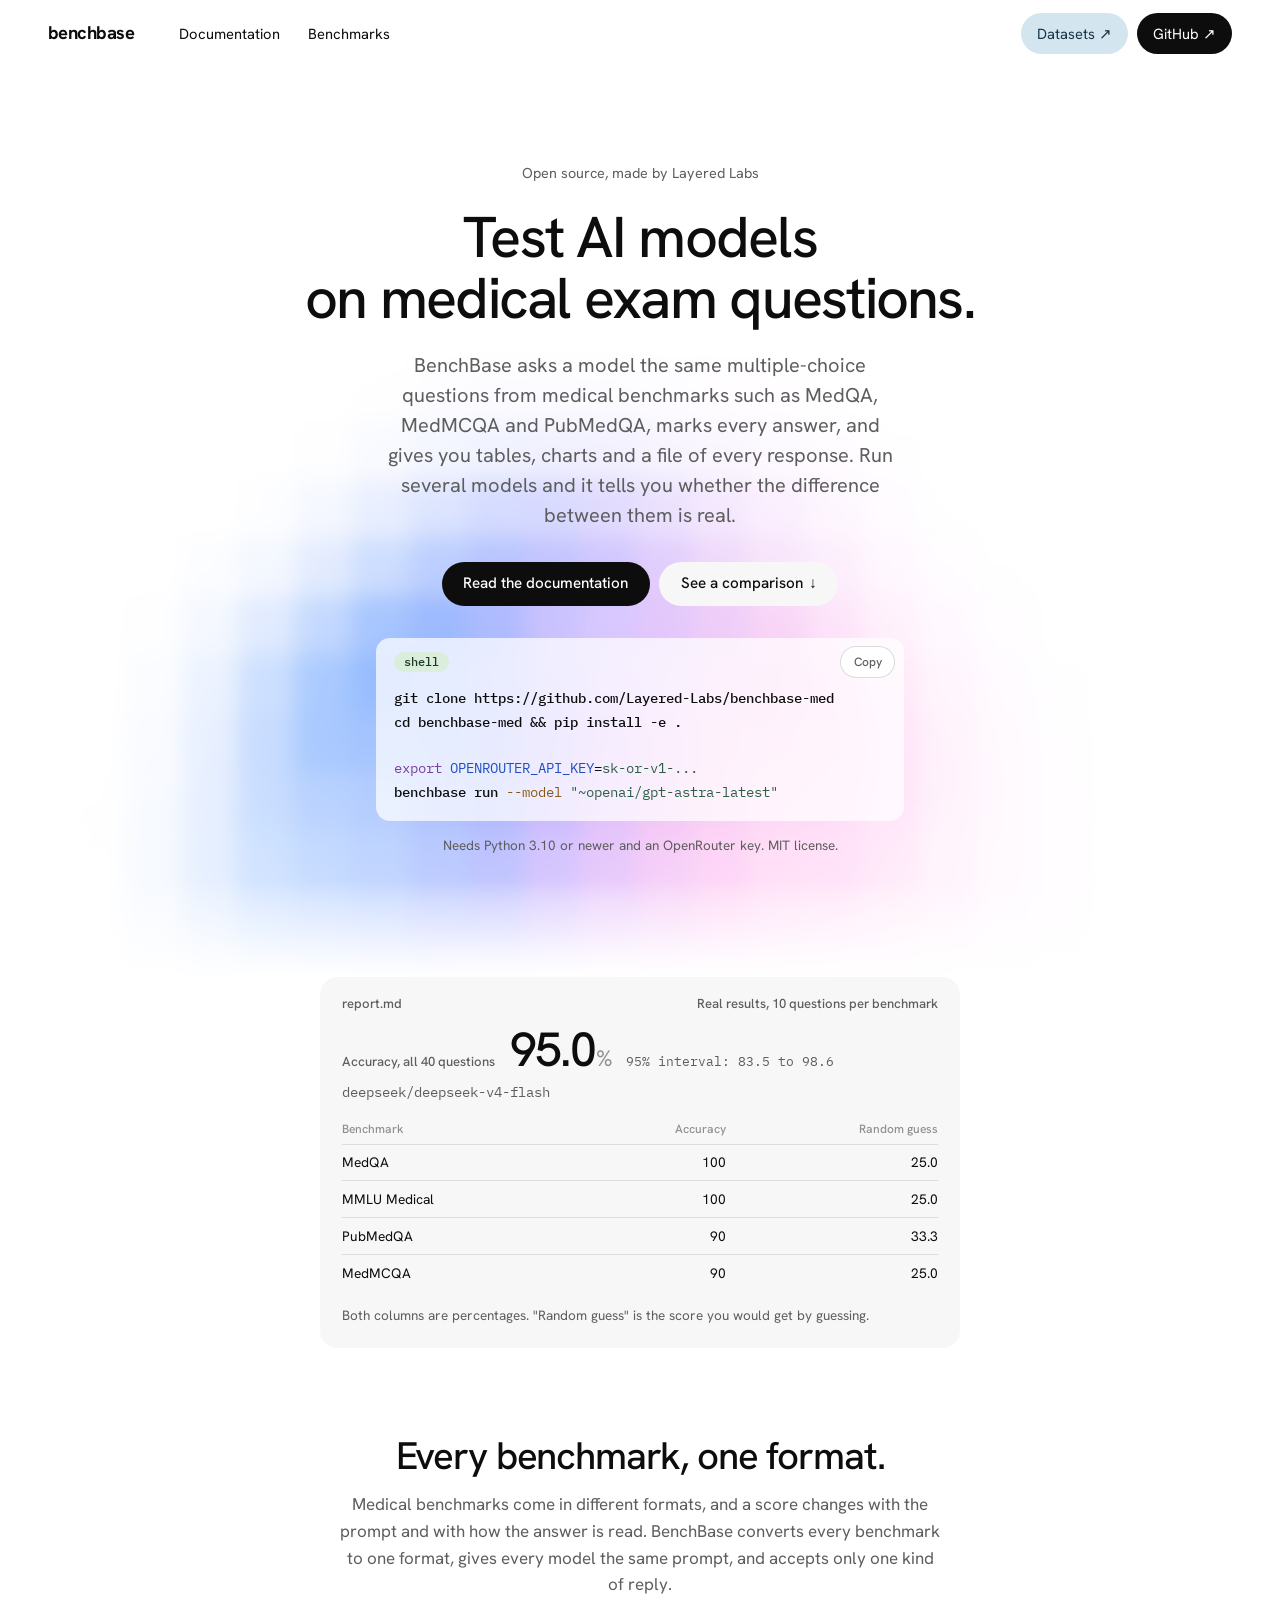
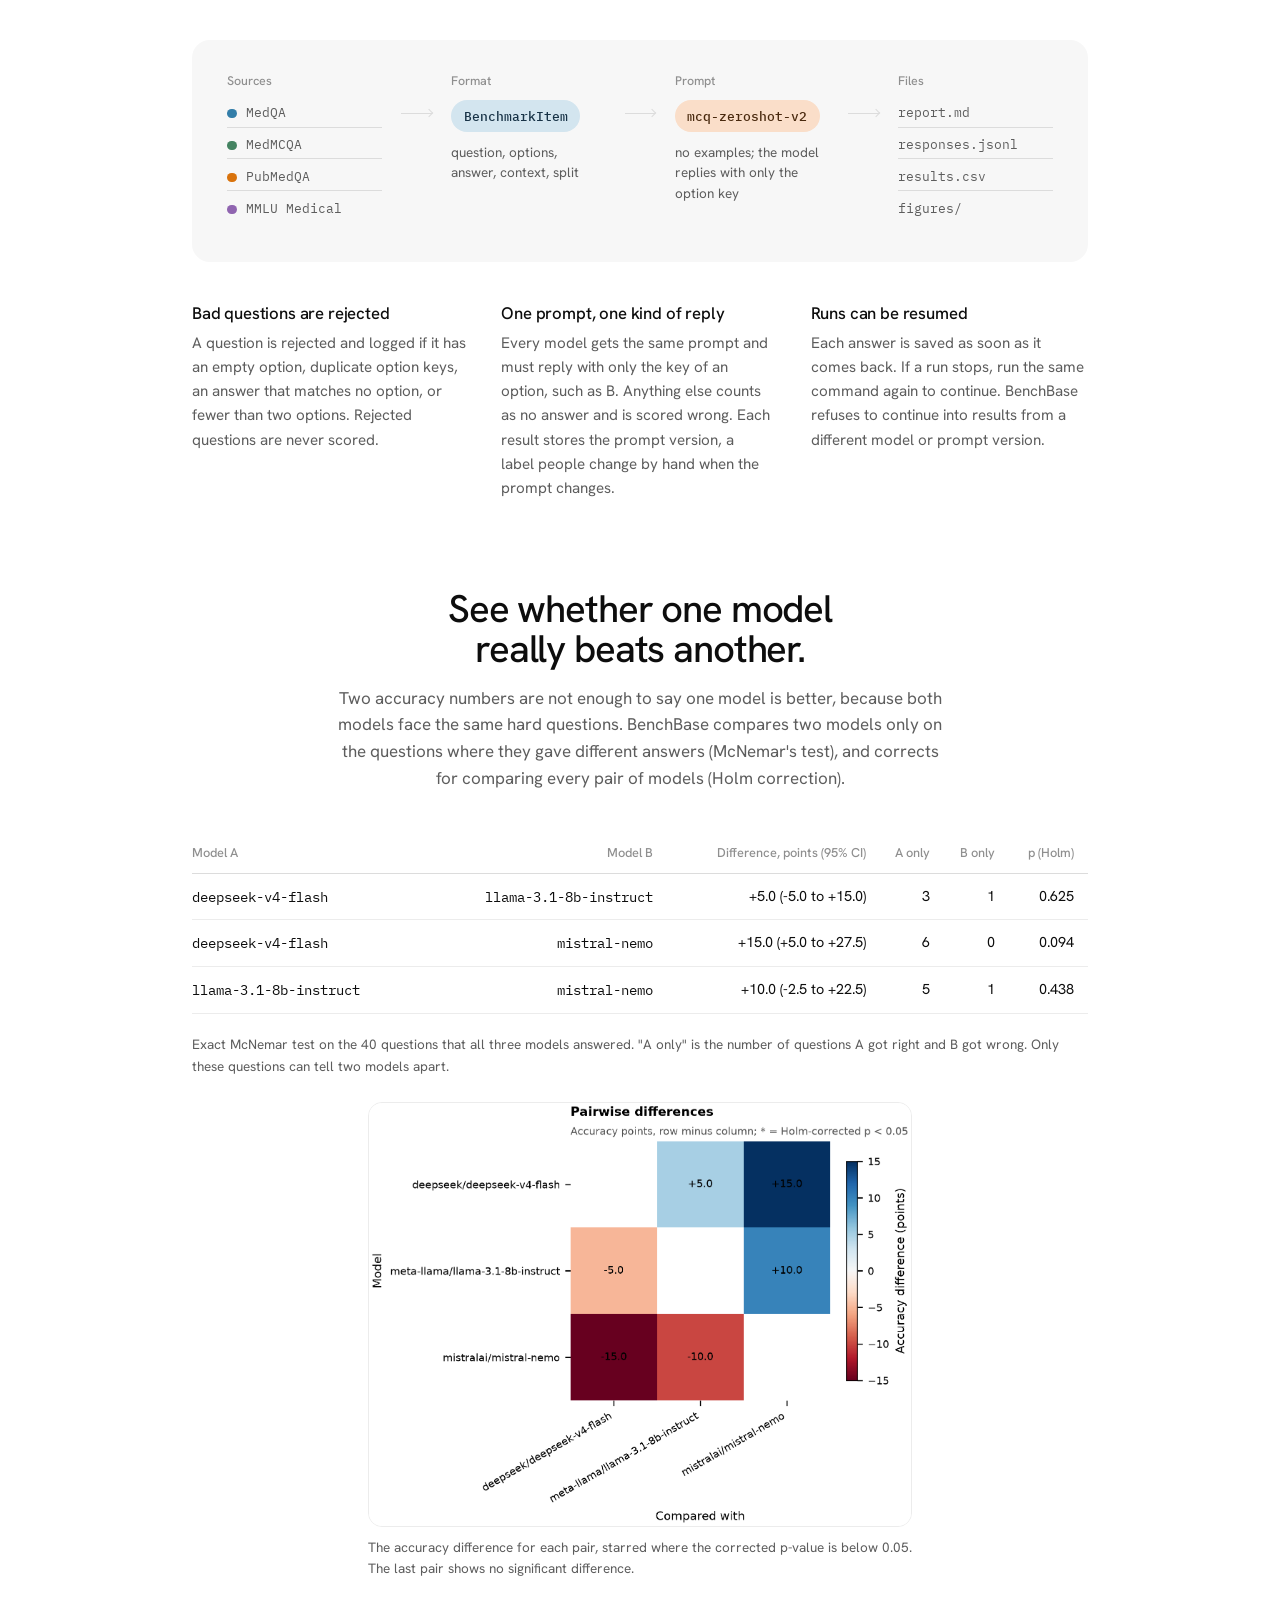
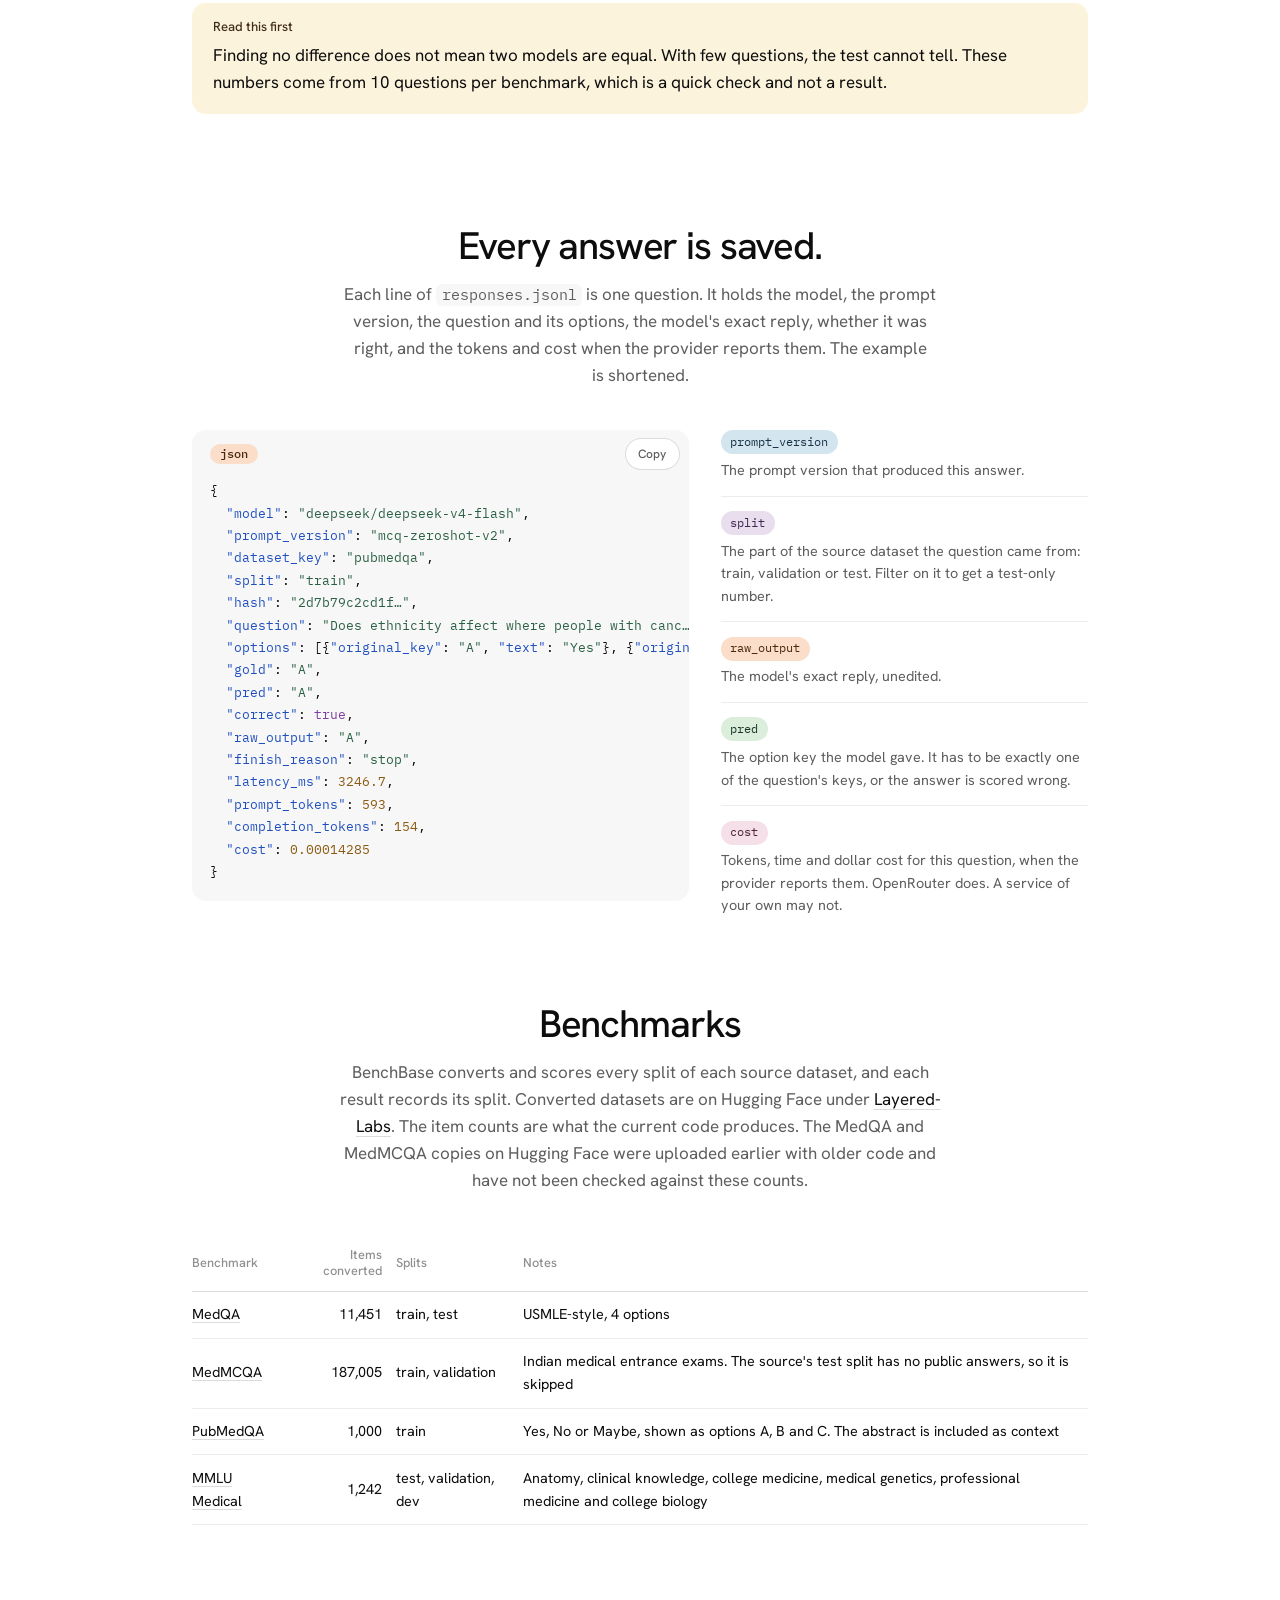
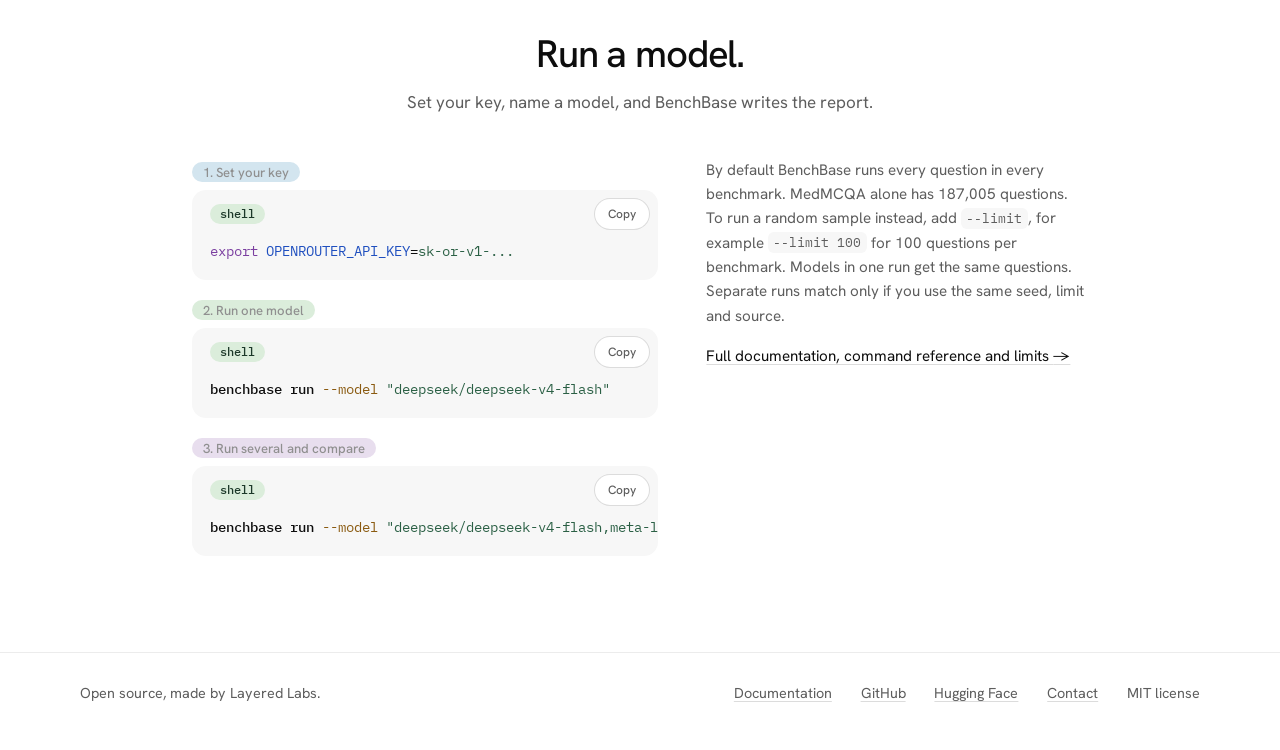
<file: index.html>
<!doctype html>
<html lang="en">
<head>
<meta charset="utf-8">
<meta name="viewport" content="width=device-width, initial-scale=1">
<title>BenchBase: test AI models on medical exam questions</title>
<meta name="description" content="BenchBase runs AI models on medical multiple-choice benchmarks, marks every answer the same way, and gives you tables, charts and a file of every response.">
<meta property="og:title" content="BenchBase: test AI models on medical exam questions">
<meta property="og:description" content="Run a model on medical exam questions with one command. Compare several models and see whether the difference between them is real.">
<meta name="theme-color" content="#ffffff">
<link rel="icon" type="image/svg+xml" href="assets/favicon.svg">
<link rel="preconnect" href="https://fonts.googleapis.com">
<link rel="preconnect" href="https://fonts.gstatic.com" crossorigin>
<link rel="stylesheet" href="https://fonts.googleapis.com/css2?family=Hanken+Grotesk:wght@400;500;600&family=IBM+Plex+Mono:wght@400;500&display=swap">
<link rel="stylesheet" href="style.css">
<link rel="stylesheet" href="home.css">
</head>
<body>
<a class="skip" href="#main">Skip to content</a>

<header class="site-header">
  <div class="header-inner">
    <a class="brand" href="index.html" aria-label="BenchBase home"><span>benchbase</span></a>
    <nav aria-label="Primary">
      <a href="guide.html">Documentation</a>
      <a href="#benchmarks">Benchmarks</a>
      <a class="pill" href="https://huggingface.co/Layered-Labs">Datasets <span aria-hidden="true">↗</span></a>
      <a class="pill dark" href="https://github.com/Layered-Labs/benchbase-med">GitHub <span aria-hidden="true">↗</span></a>
    </nav>
  </div>
</header>

<main id="main">

<section class="hero">
  <div class="hero-copy">
    <p class="kicker">Open source, made by Layered Labs</p>
    <h1 class="display">Test AI models<br>on medical exam questions.</h1>
    <p class="lede">BenchBase asks a model the same multiple-choice questions from medical benchmarks such as MedQA, MedMCQA and PubMedQA, marks every answer, and gives you tables, charts and a file of every response. Run several models and it tells you whether the difference between them is real.</p>
    <div class="actions">
      <a class="btn" href="guide.html">Read the documentation</a>
      <a class="btn btn-ghost" href="#compare">See a comparison <span aria-hidden="true">↓</span></a>
    </div>
    <div class="code install" data-lang="shell"><pre><code><span class="cmd">git clone https://github.com/Layered-Labs/benchbase-med</span>
<span class="cmd">cd benchbase-med &amp;&amp; pip install -e .</span>

<span class="k">export</span> <span class="v">OPENROUTER_API_KEY</span>=<span class="s">sk-or-v1-...</span>
<span class="cmd">benchbase run</span> <span class="f">--model</span> <span class="s">"~openai/gpt-astra-latest"</span></code></pre></div>
    <p class="small muted hero-foot">Needs Python 3.10 or newer and an OpenRouter key. MIT license.</p>
  </div>
</section>

<section class="hero-specimen">
  <div class="hero-art">
    <figure class="specimen">
      <figcaption class="specimen-tag">
        <span>report.md</span>
        <span class="muted">Real results, 10 questions per benchmark</span>
      </figcaption>
      <div class="specimen-body">
        <div class="stat-lead">
          <span class="stat-label">Accuracy, all 40 questions</span>
          <span class="stat-value num">95.0<span class="stat-unit">%</span></span>
          <span class="stat-sub mono num">95% interval: 83.5 to 98.6</span>
        </div>
        <p class="small muted specimen-model mono">deepseek/deepseek-v4-flash</p>
        <table class="mini">
          <thead><tr><th>Benchmark</th><th class="num">Accuracy</th><th class="num">Random guess</th></tr></thead>
          <tbody>
            <tr><td>MedQA</td><td class="num">100</td><td class="num">25.0</td></tr>
            <tr><td>MMLU Medical</td><td class="num">100</td><td class="num">25.0</td></tr>
            <tr><td>PubMedQA</td><td class="num">90</td><td class="num">33.3</td></tr>
            <tr><td>MedMCQA</td><td class="num">90</td><td class="num">25.0</td></tr>
          </tbody>
        </table>
        <p class="small muted specimen-foot">Both columns are percentages. "Random guess" is the score you would get by guessing.</p>
      </div>
    </figure>
  </div>
</section>

<section class="band" id="contract">
  <div class="section-head">
    <h2 class="display">Every benchmark, one format.</h2>
    <p class="section-lede">Medical benchmarks come in different formats, and a score changes with the prompt and with how the answer is read. BenchBase converts every benchmark to one format, gives every model the same prompt, and accepts only one kind of reply.</p>
  </div>

  <div class="diagram" role="img" aria-label="Four benchmarks are converted into one BenchmarkItem format, asked with one prompt, and written to a report, a CSV, a JSONL file and figures.">
    <div class="flow">
      <div class="flow-col">
        <p class="flow-label">Sources</p>
        <ul class="flow-list mono">
          <li>MedQA</li><li>MedMCQA</li><li>PubMedQA</li><li>MMLU Medical</li>
        </ul>
      </div>
      <div class="flow-line" aria-hidden="true"></div>
      <div class="flow-col">
        <p class="flow-label">Format</p>
        <p class="flow-node mono blue">BenchmarkItem</p>
        <p class="flow-note small">question, options, answer, context, split</p>
      </div>
      <div class="flow-line" aria-hidden="true"></div>
      <div class="flow-col">
        <p class="flow-label">Prompt</p>
        <p class="flow-node mono orange">mcq-zeroshot-v2</p>
        <p class="flow-note small">no examples; the model replies with only the option key</p>
      </div>
      <div class="flow-line" aria-hidden="true"></div>
      <div class="flow-col">
        <p class="flow-label">Files</p>
        <ul class="flow-list mono">
          <li>report.md</li><li>responses.jsonl</li><li>results.csv</li><li>figures/</li>
        </ul>
      </div>
    </div>
  </div>

  <div class="cols">
    <div>
      <h3>Bad questions are rejected</h3>
      <p class="muted">A question is rejected and logged if it has an empty option, duplicate option keys, an answer that matches no option, or fewer than two options. Rejected questions are never scored.</p>
    </div>
    <div>
      <h3>One prompt, one kind of reply</h3>
      <p class="muted">Every model gets the same prompt and must reply with only the key of an option, such as B. Anything else counts as no answer and is scored wrong. Each result stores the prompt version, a label people change by hand when the prompt changes.</p>
    </div>
    <div>
      <h3>Runs can be resumed</h3>
      <p class="muted">Each answer is saved as soon as it comes back. If a run stops, run the same command again to continue. BenchBase refuses to continue into results from a different model or prompt version.</p>
    </div>
  </div>
</section>

<section class="band" id="compare">
  <div class="section-head">
    <h2 class="display">See whether one model really beats another.</h2>
    <p class="section-lede">Two accuracy numbers are not enough to say one model is better, because both models face the same hard questions. BenchBase compares two models only on the questions where they gave different answers (McNemar's test), and corrects for comparing every pair of models (Holm correction).</p>
  </div>

  <div class="table">
    <table>
      <thead><tr><th>Model A</th><th>Model B</th><th>Difference, points (95% CI)</th><th class="num">A only</th><th class="num">B only</th><th>p (Holm)</th></tr></thead>
      <tbody>
        <tr><td class="mono">deepseek-v4-flash</td><td class="mono">llama-3.1-8b-instruct</td><td class="num">+5.0 (-5.0 to +15.0)</td><td class="num">3</td><td class="num">1</td><td class="num">0.625</td></tr>
        <tr><td class="mono">deepseek-v4-flash</td><td class="mono">mistral-nemo</td><td class="num">+15.0 (+5.0 to +27.5)</td><td class="num">6</td><td class="num">0</td><td class="num">0.094</td></tr>
        <tr><td class="mono">llama-3.1-8b-instruct</td><td class="mono">mistral-nemo</td><td class="num">+10.0 (-2.5 to +22.5)</td><td class="num">5</td><td class="num">1</td><td class="num">0.438</td></tr>
      </tbody>
    </table>
  </div>

  <p class="small muted">Exact McNemar test on the 40 questions that all three models answered. "A only" is the number of questions A got right and B got wrong. Only these questions can tell two models apart.</p>

  <figure class="half">
    <img src="assets/pairwise.png" alt="Heatmap of pairwise accuracy differences between three models with significance stars" width="1020" loading="lazy">
    <figcaption>The accuracy difference for each pair, starred where the corrected p-value is below 0.05. The last pair shows no significant difference.</figcaption>
  </figure>

  <div class="note">
    <span class="note-label">Read this first</span>
    <p>Finding no difference does not mean two models are equal. With few questions, the test cannot tell. These numbers come from 10 questions per benchmark, which is a quick check and not a result.</p>
  </div>
</section>

<section class="band" id="receipts">
  <div class="section-head">
    <h2 class="display">Every answer is saved.</h2>
    <p class="section-lede">Each line of <code>responses.jsonl</code> is one question. It holds the model, the prompt version, the question and its options, the model's exact reply, whether it was right, and the tokens and cost when the provider reports them. The example is shortened.</p>
  </div>

  <div class="receipt">
    <div class="code receipt-code" data-lang="json"><pre><code>{
  <span class="v">"model"</span>: <span class="s">&quot;deepseek/deepseek-v4-flash&quot;</span>,
  <span class="v">"prompt_version"</span>: <span class="s">&quot;mcq-zeroshot-v2&quot;</span>,
  <span class="v">"dataset_key"</span>: <span class="s">&quot;pubmedqa&quot;</span>,
  <span class="v">"split"</span>: <span class="s">&quot;train&quot;</span>,
  <span class="v">"hash"</span>: <span class="s">&quot;2d7b79c2cd1f…&quot;</span>,
  <span class="v">"question"</span>: <span class="s">&quot;Does ethnicity affect where people with canc…&quot;</span>,
  <span class="v">"options"</span>: [{<span class="v">"original_key"</span>: <span class="s">&quot;A&quot;</span>, <span class="v">"text"</span>: <span class="s">&quot;Yes&quot;</span>}, {<span class="v">"original_key"</span>: <span class="s">&quot;B&quot;</span>, <span class="v">"text"</span>: <span class="s">&quot;No&quot;</span>}, {<span class="v">"original_key"</span>: <span class="s">&quot;C&quot;</span>, <span class="v">"text"</span>: <span class="s">&quot;Maybe&quot;</span>}],
  <span class="v">"gold"</span>: <span class="s">&quot;A&quot;</span>,
  <span class="v">"pred"</span>: <span class="s">&quot;A&quot;</span>,
  <span class="v">"correct"</span>: <span class="k">true</span>,
  <span class="v">"raw_output"</span>: <span class="s">&quot;A&quot;</span>,
  <span class="v">"finish_reason"</span>: <span class="s">&quot;stop&quot;</span>,
  <span class="v">"latency_ms"</span>: <span class="f">3246.7</span>,
  <span class="v">"prompt_tokens"</span>: <span class="f">593</span>,
  <span class="v">"completion_tokens"</span>: <span class="f">154</span>,
  <span class="v">"cost"</span>: <span class="f">0.00014285</span>
}</code></pre></div>

    <ul class="annotations">
      <li><span class="mono">prompt_version</span>The prompt version that produced this answer.</li>
      <li><span class="mono">split</span>The part of the source dataset the question came from: train, validation or test. Filter on it to get a test-only number.</li>
      <li><span class="mono">raw_output</span>The model's exact reply, unedited.</li>
      <li><span class="mono">pred</span>The option key the model gave. It has to be exactly one of the question's keys, or the answer is scored wrong.</li>
      <li><span class="mono">cost</span>Tokens, time and dollar cost for this question, when the provider reports them. OpenRouter does. A service of your own may not.</li>
    </ul>
  </div>
</section>

<section class="band" id="benchmarks">
  <div class="section-head">
    <h2 class="display">Benchmarks</h2>
    <p class="section-lede">BenchBase converts and scores every split of each source dataset, and each result records its split. Converted datasets are on Hugging Face under <a href="https://huggingface.co/Layered-Labs">Layered-Labs</a>. The item counts are what the current code produces. The MedQA and MedMCQA copies on Hugging Face were uploaded earlier with older code and have not been checked against these counts.</p>
  </div>
  <div class="table">
    <table>
      <thead><tr><th>Benchmark</th><th class="num">Items converted</th><th class="text">Splits</th><th class="text">Notes</th></tr></thead>
      <tbody>
        <tr><td><a href="https://huggingface.co/datasets/Layered-Labs/benchbase-medqa">MedQA</a></td><td class="num">11,451</td><td class="text">train, test</td><td class="text">USMLE-style, 4 options</td></tr>
        <tr><td><a href="https://huggingface.co/datasets/Layered-Labs/benchbase-medmcqa">MedMCQA</a></td><td class="num">187,005</td><td class="text">train, validation</td><td class="text">Indian medical entrance exams. The source's test split has no public answers, so it is skipped</td></tr>
        <tr><td><a href="https://huggingface.co/datasets/Layered-Labs/benchbase-pubmedqa">PubMedQA</a></td><td class="num">1,000</td><td class="text">train</td><td class="text">Yes, No or Maybe, shown as options A, B and C. The abstract is included as context</td></tr>
        <tr><td><a href="https://huggingface.co/datasets/Layered-Labs/benchbase-mmlu-medical">MMLU Medical</a></td><td class="num">1,242</td><td class="text">test, validation, dev</td><td class="text">Anatomy, clinical knowledge, college medicine, medical genetics, professional medicine and college biology</td></tr>
      </tbody>
    </table>
  </div>
</section>

<section class="band" id="run">
  <div class="section-head">
    <h2 class="display">Run a model.</h2>
    <p class="section-lede">Set your key, name a model, and BenchBase writes the report.</p>
  </div>
  <div class="run-grid">
    <ol class="steps">
      <li><span class="step-label tag blue">1. Set your key</span><div class="code" data-lang="shell"><pre><code><span class="k">export</span> <span class="v">OPENROUTER_API_KEY</span>=<span class="s">sk-or-v1-...</span></code></pre></div></li>
      <li><span class="step-label tag green">2. Run one model</span><div class="code" data-lang="shell"><pre><code><span class="cmd">benchbase run</span> <span class="f">--model</span> <span class="s">"deepseek/deepseek-v4-flash"</span></code></pre></div></li>
      <li><span class="step-label tag purple">3. Run several and compare</span><div class="code" data-lang="shell"><pre><code><span class="cmd">benchbase run</span> <span class="f">--model</span> <span class="s">"deepseek/deepseek-v4-flash,meta-llama/llama-3.1-8b-instruct"</span></code></pre></div></li>
    </ol>
    <div class="run-side">
      <p>By default BenchBase runs every question in every benchmark. MedMCQA alone has 187,005 questions. To run a random sample instead, add <code>--limit</code>, for example <code>--limit 100</code> for 100 questions per benchmark. Models in one run get the same questions. Separate runs match only if you use the same seed, limit and source.</p>
      <p><a href="guide.html">Full documentation, command reference and limits <span aria-hidden="true">→</span></a></p>
    </div>
  </div>
</section>

</main>

<footer class="site-footer">
  <div>
    <span class="foot-note">Open source, made by Layered Labs.</span>
    <a href="guide.html">Documentation</a>
    <a href="https://github.com/Layered-Labs/benchbase-med">GitHub</a>
    <a href="https://huggingface.co/Layered-Labs">Hugging Face</a>
    <a href="mailto:abdullah.ridwan@layeredlabs.ai">Contact</a>
    <span>MIT license</span>
  </div>
</footer>

<script src="script.js" defer></script>
</body>
</html>
</file>
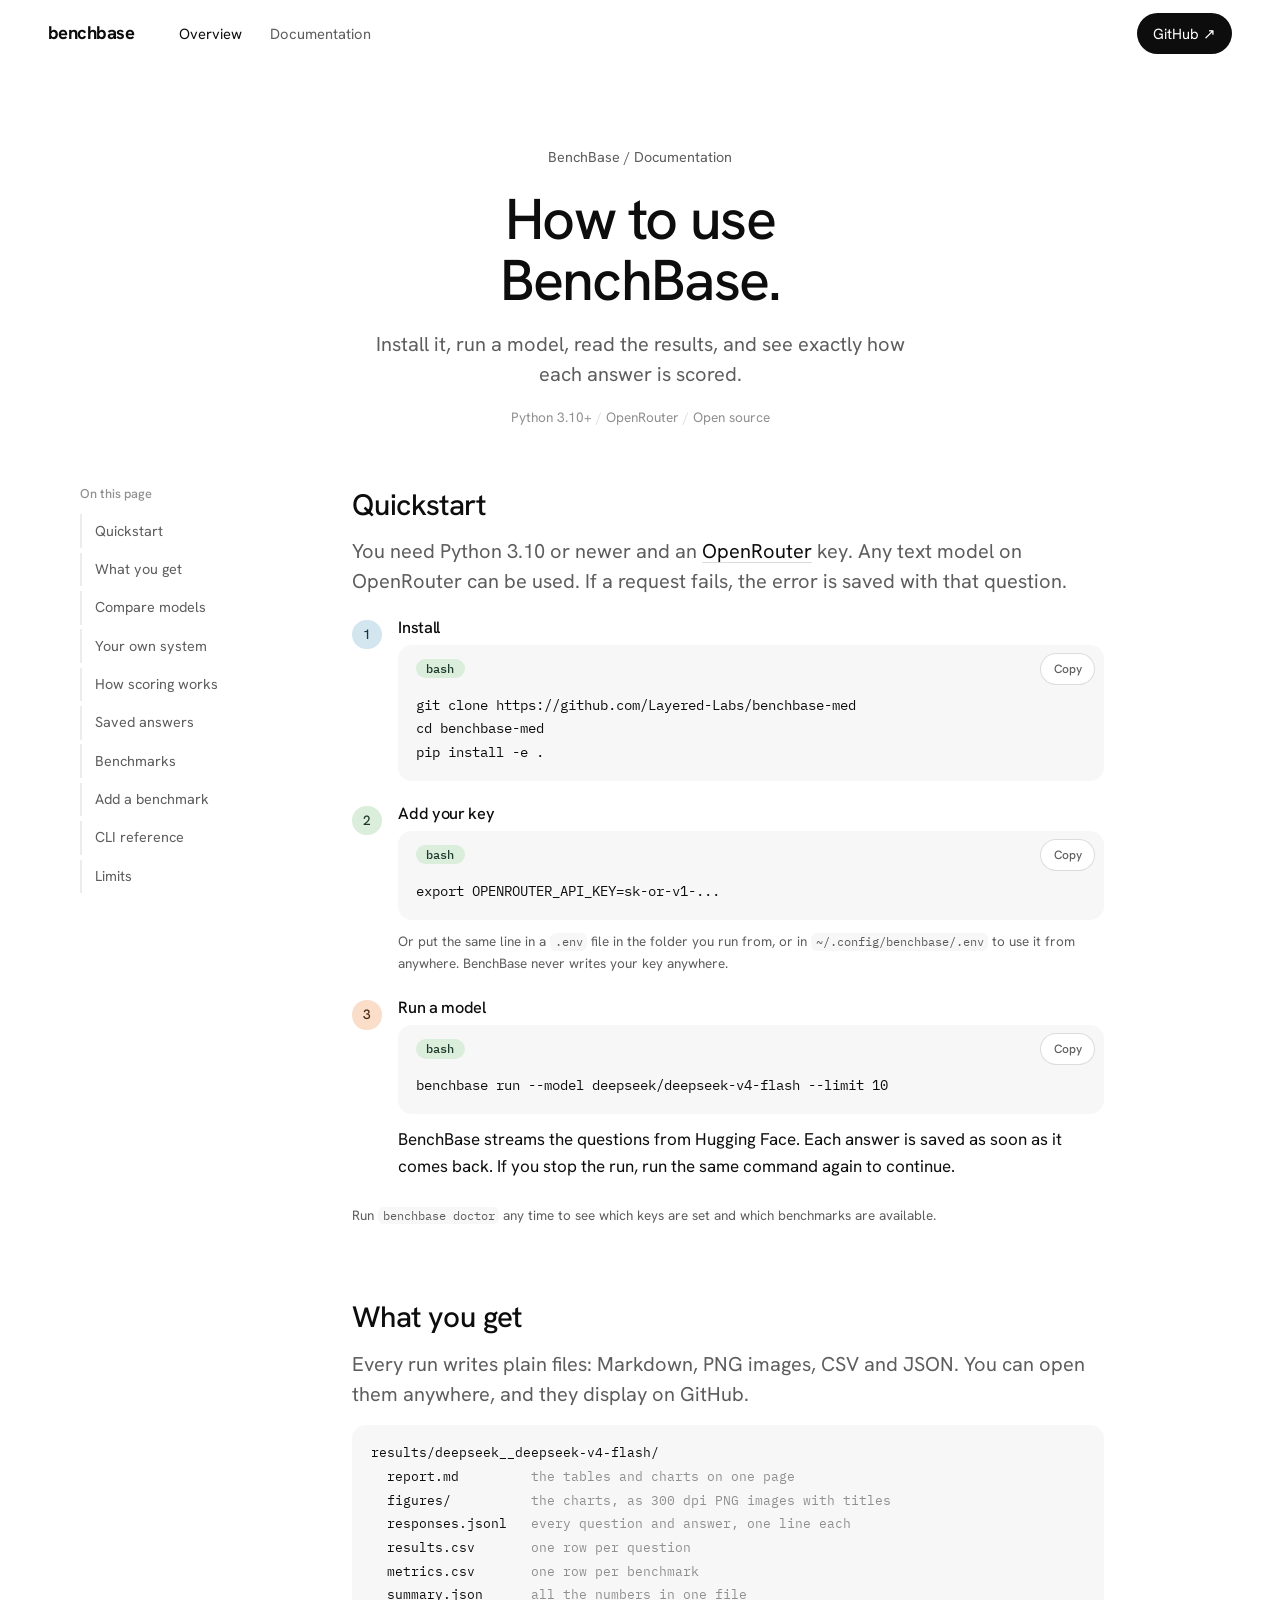
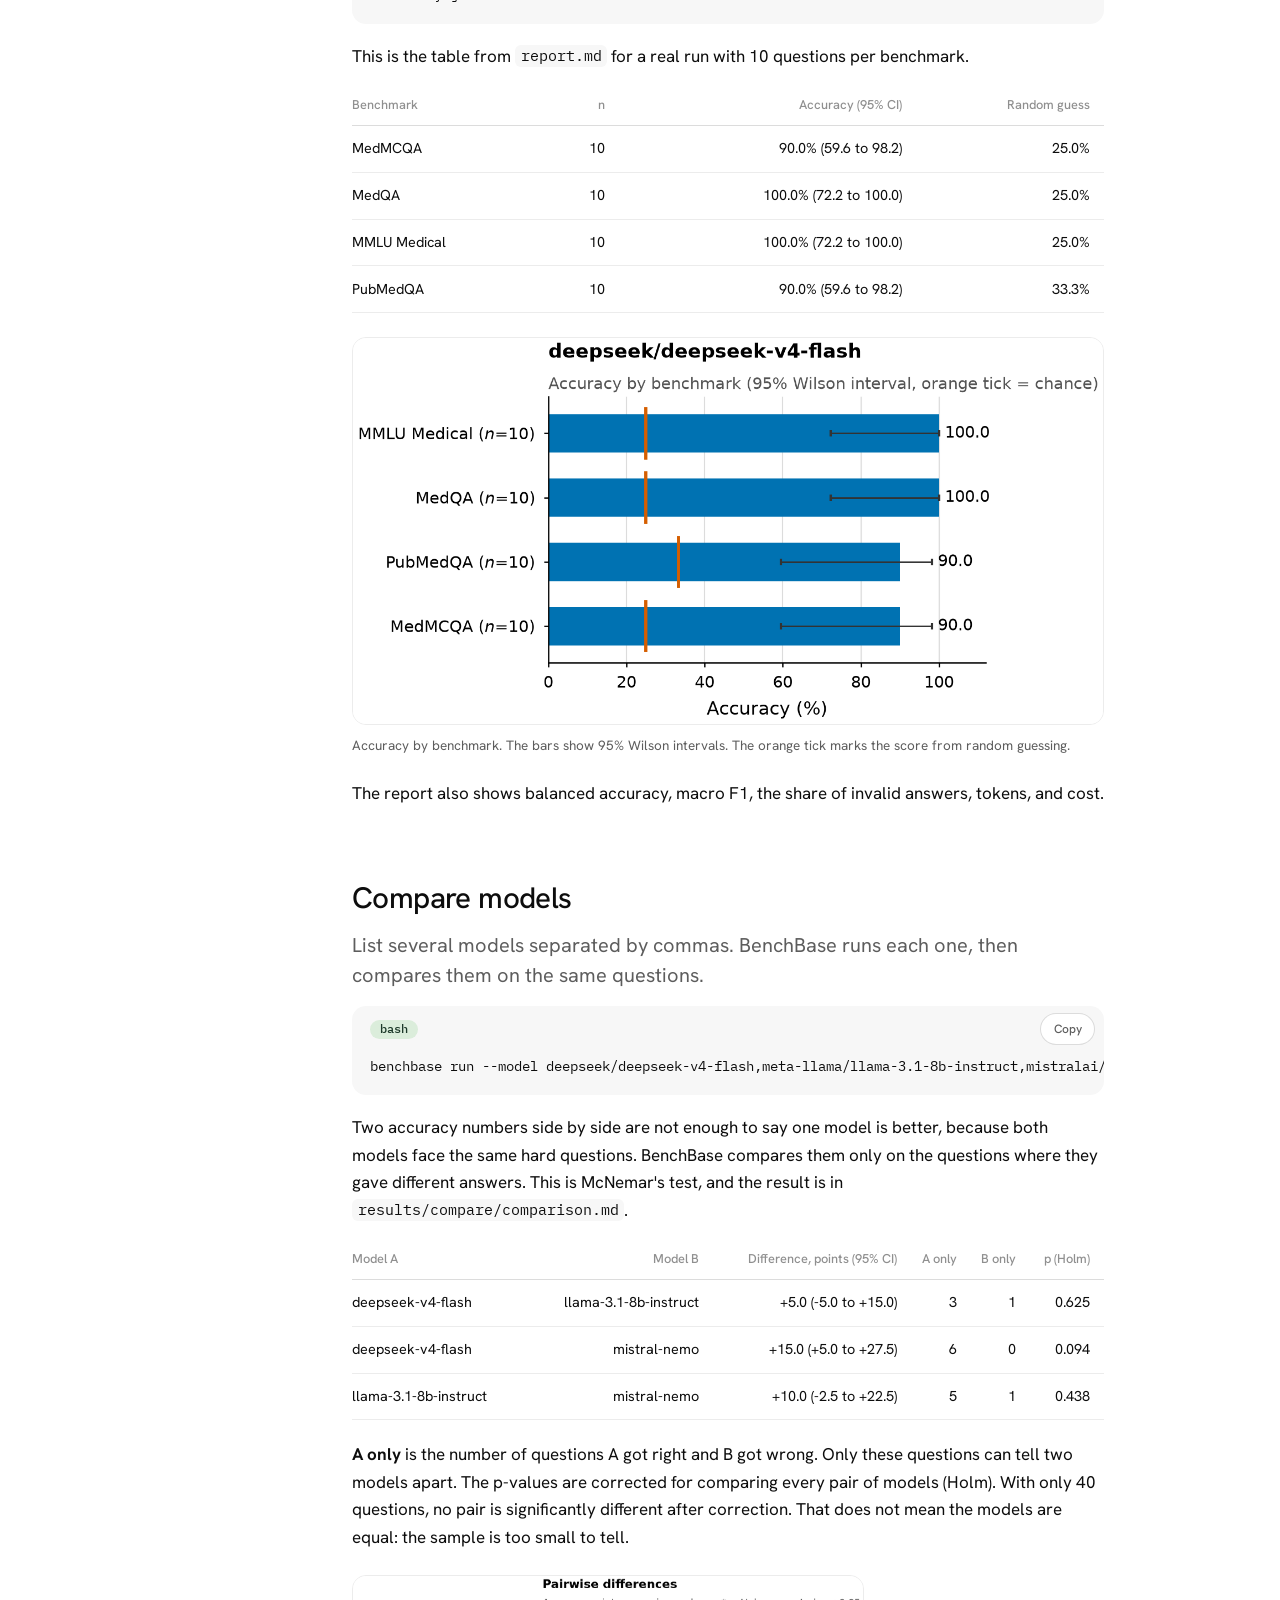
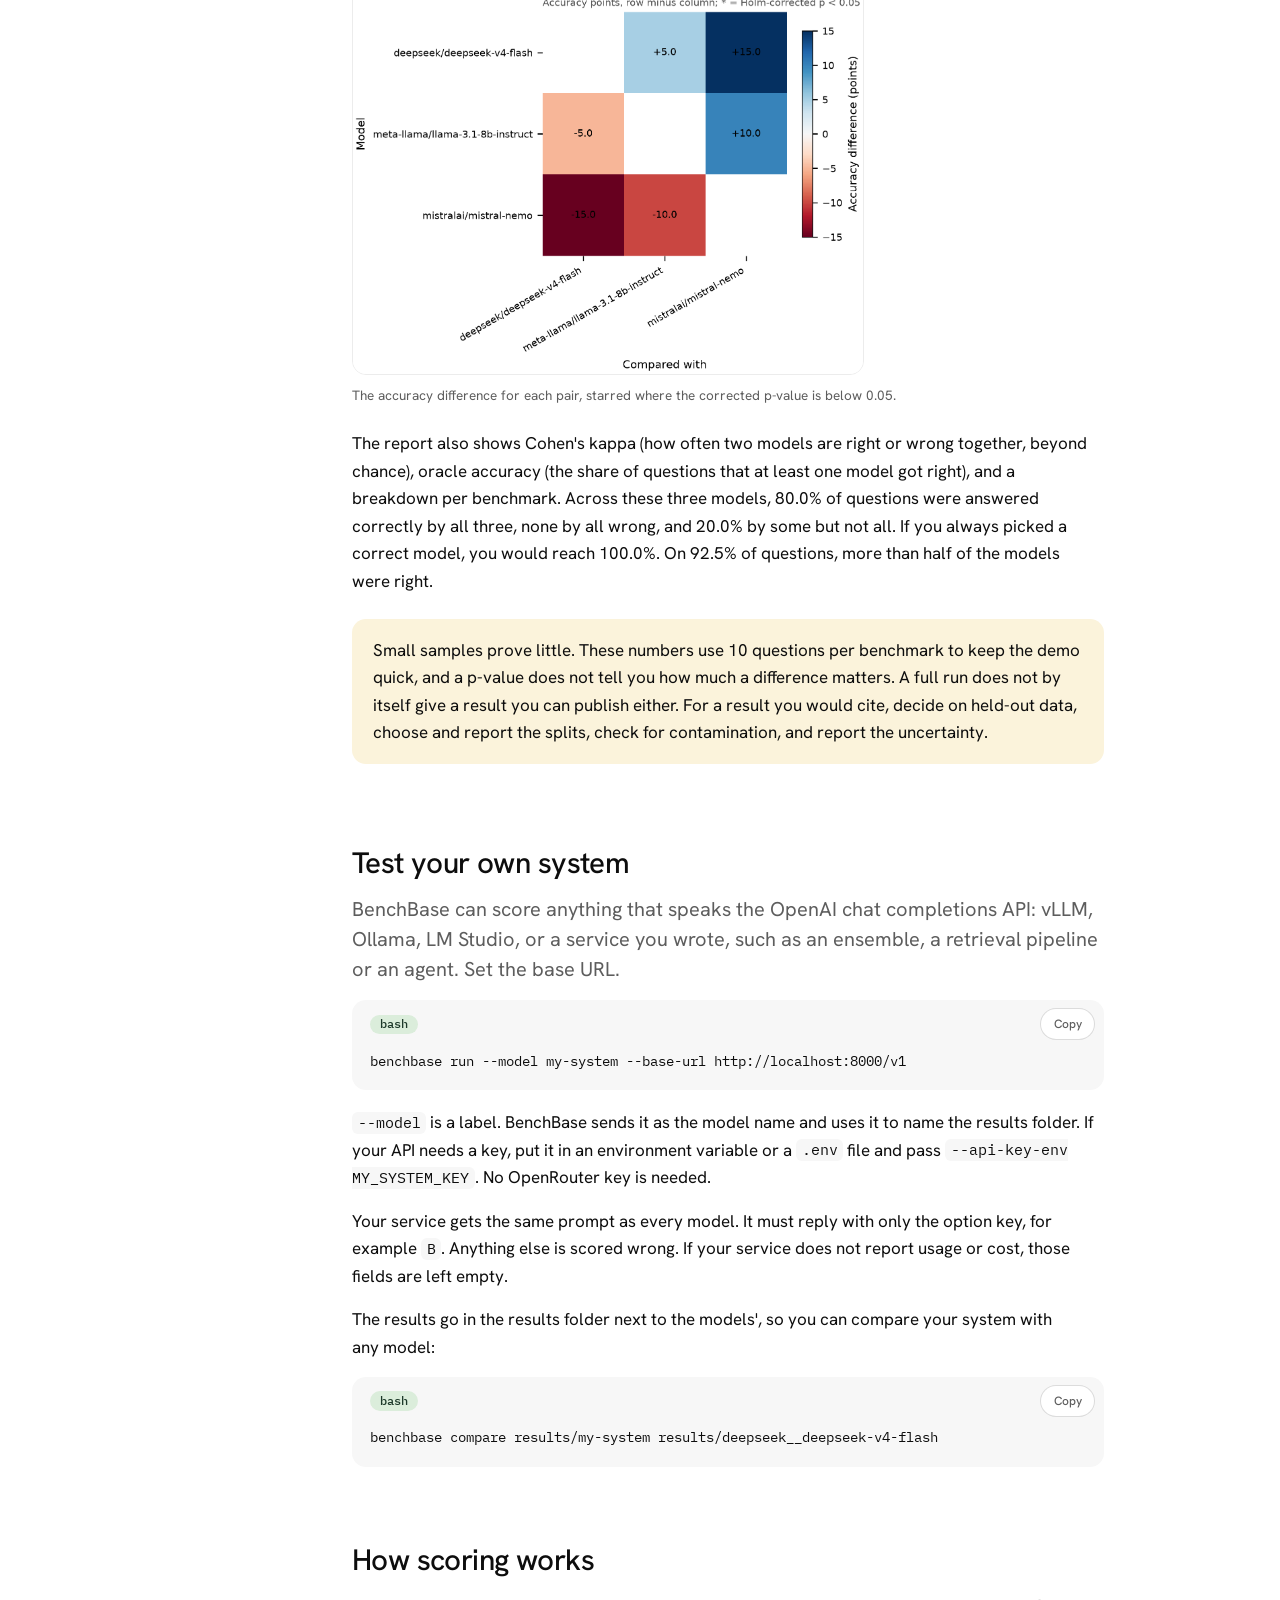
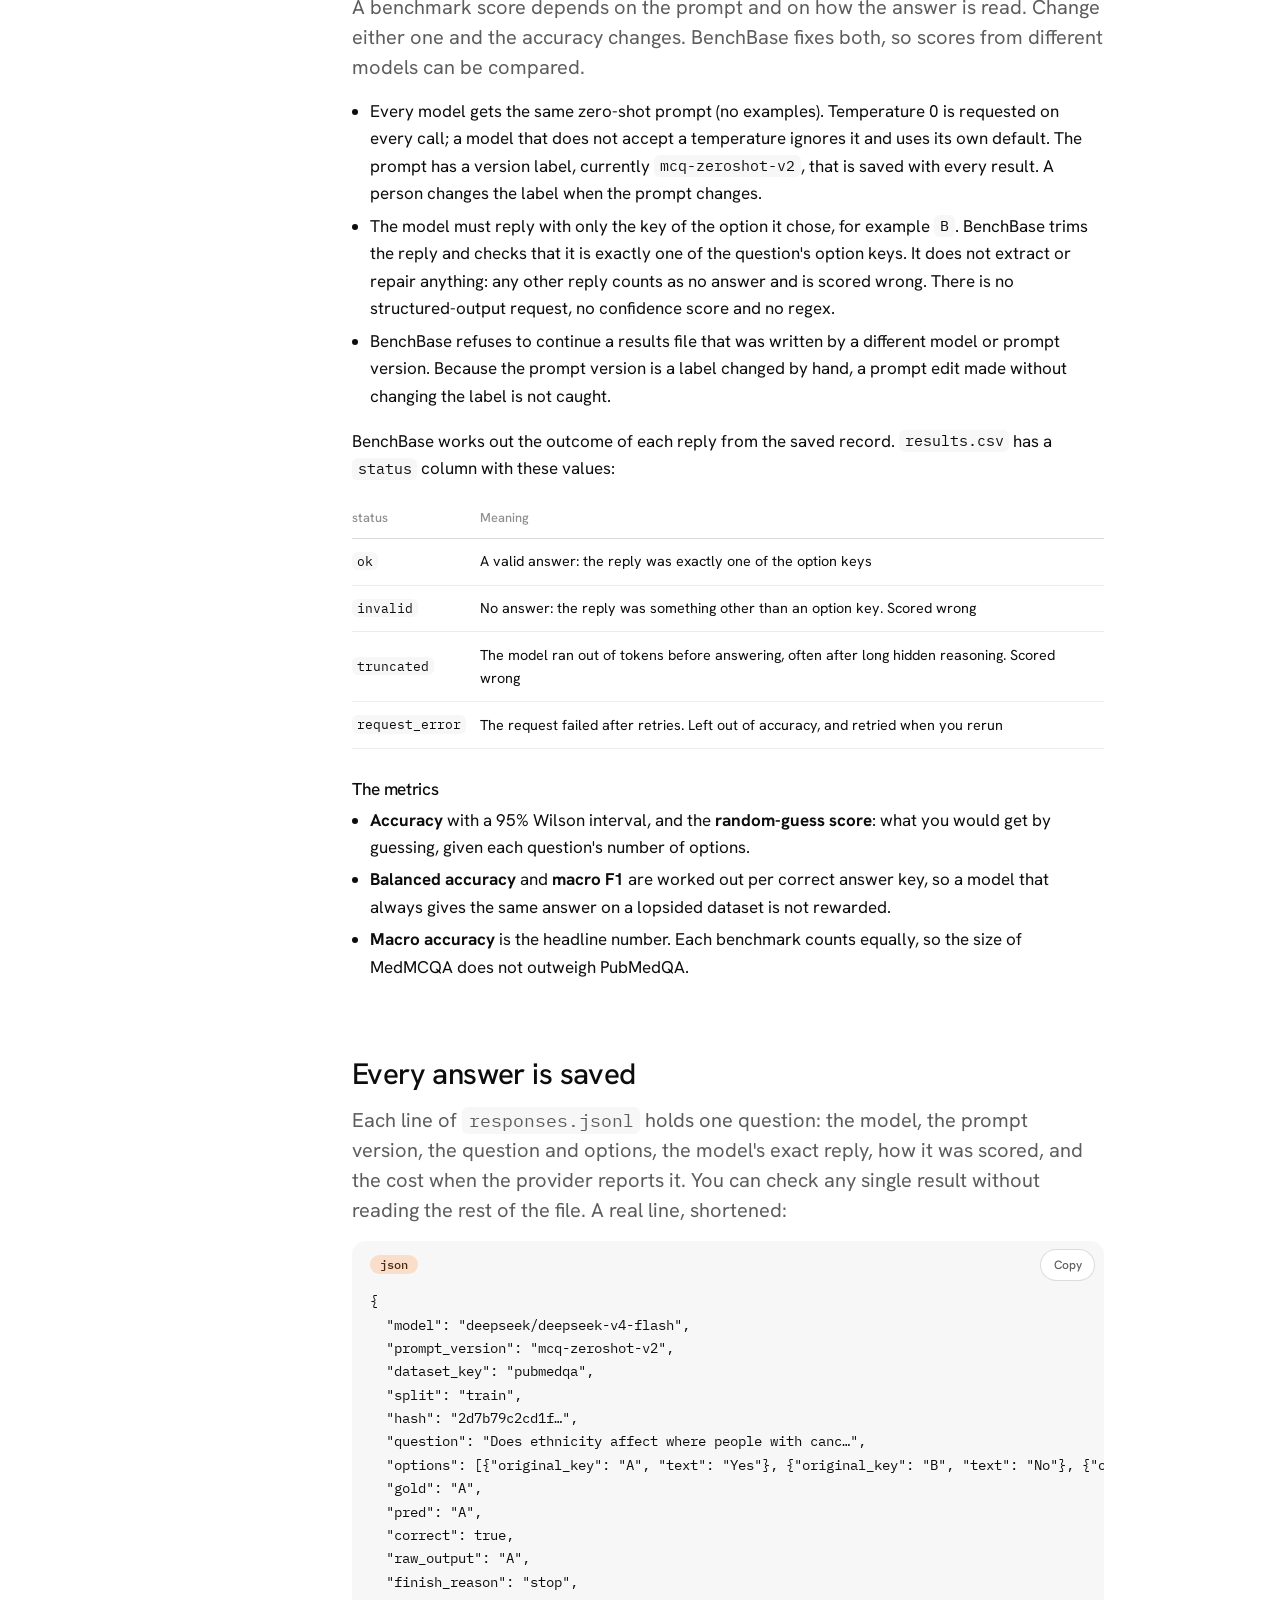
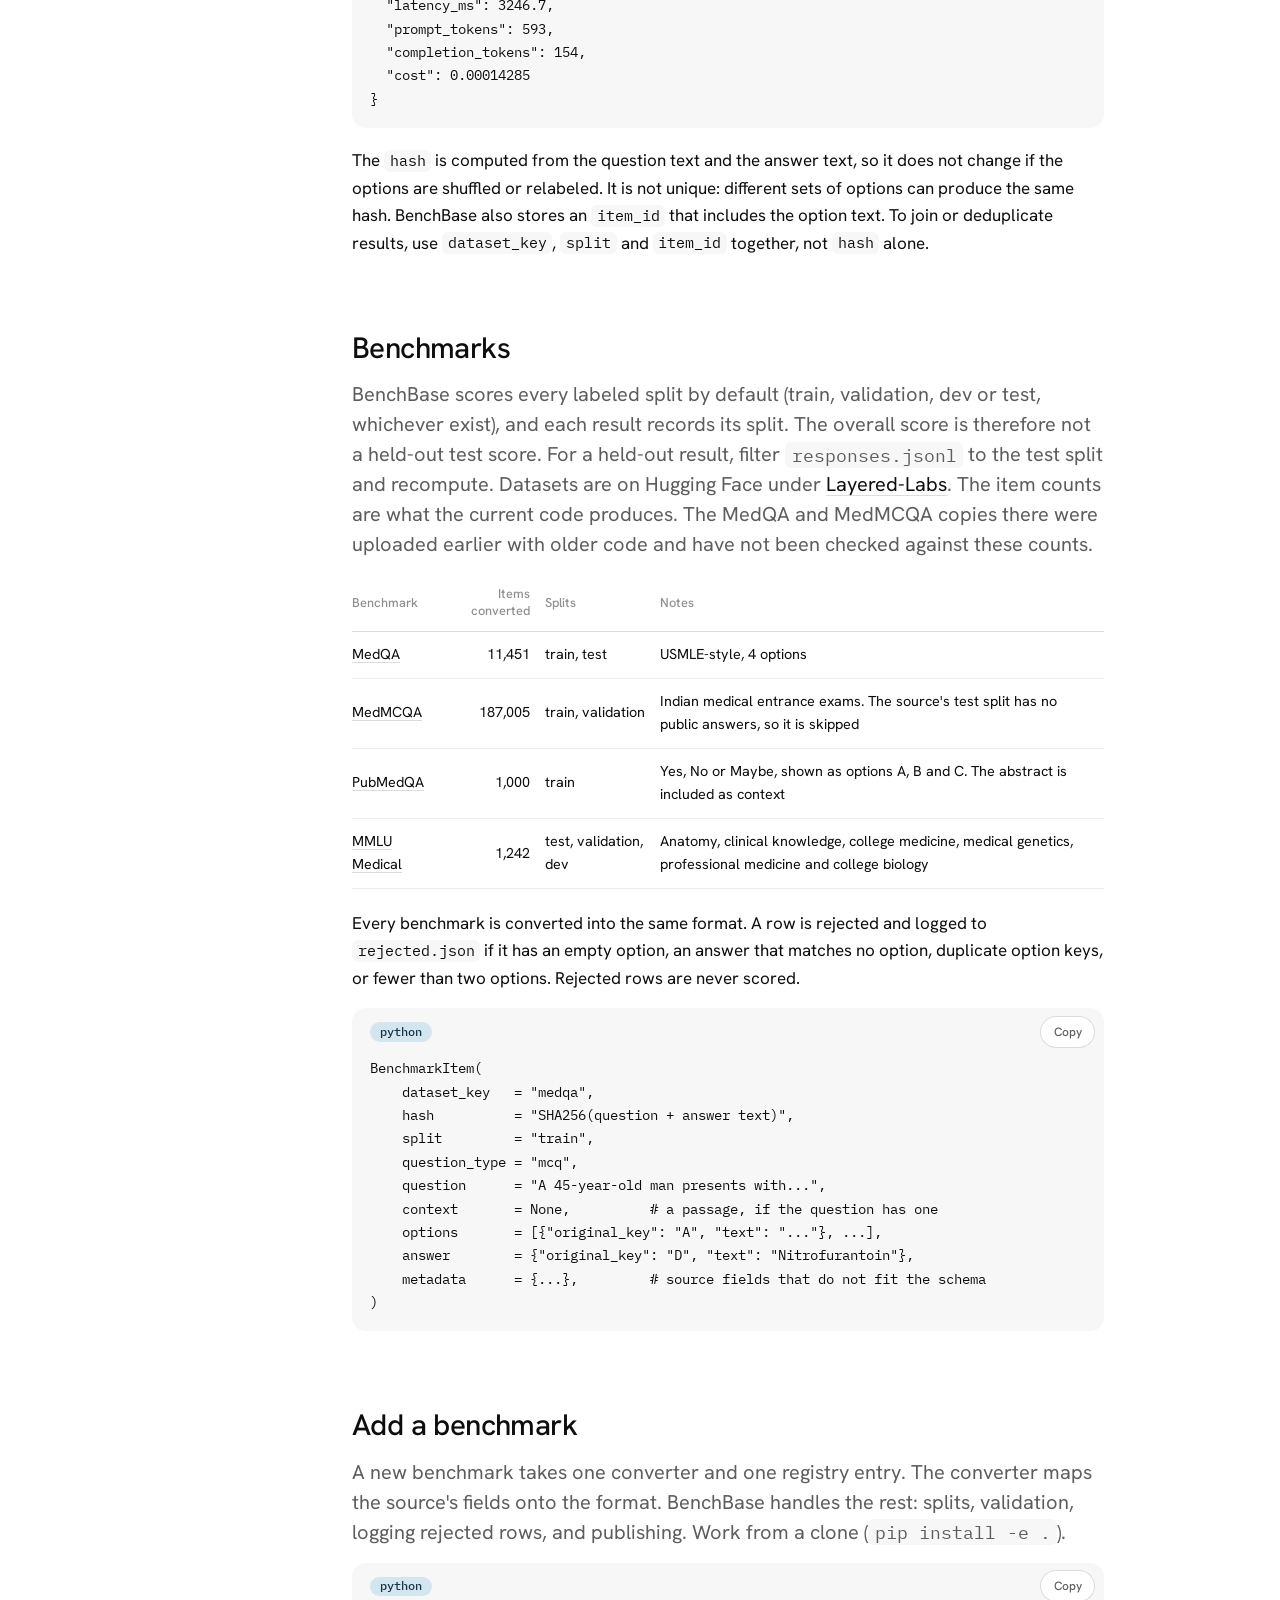
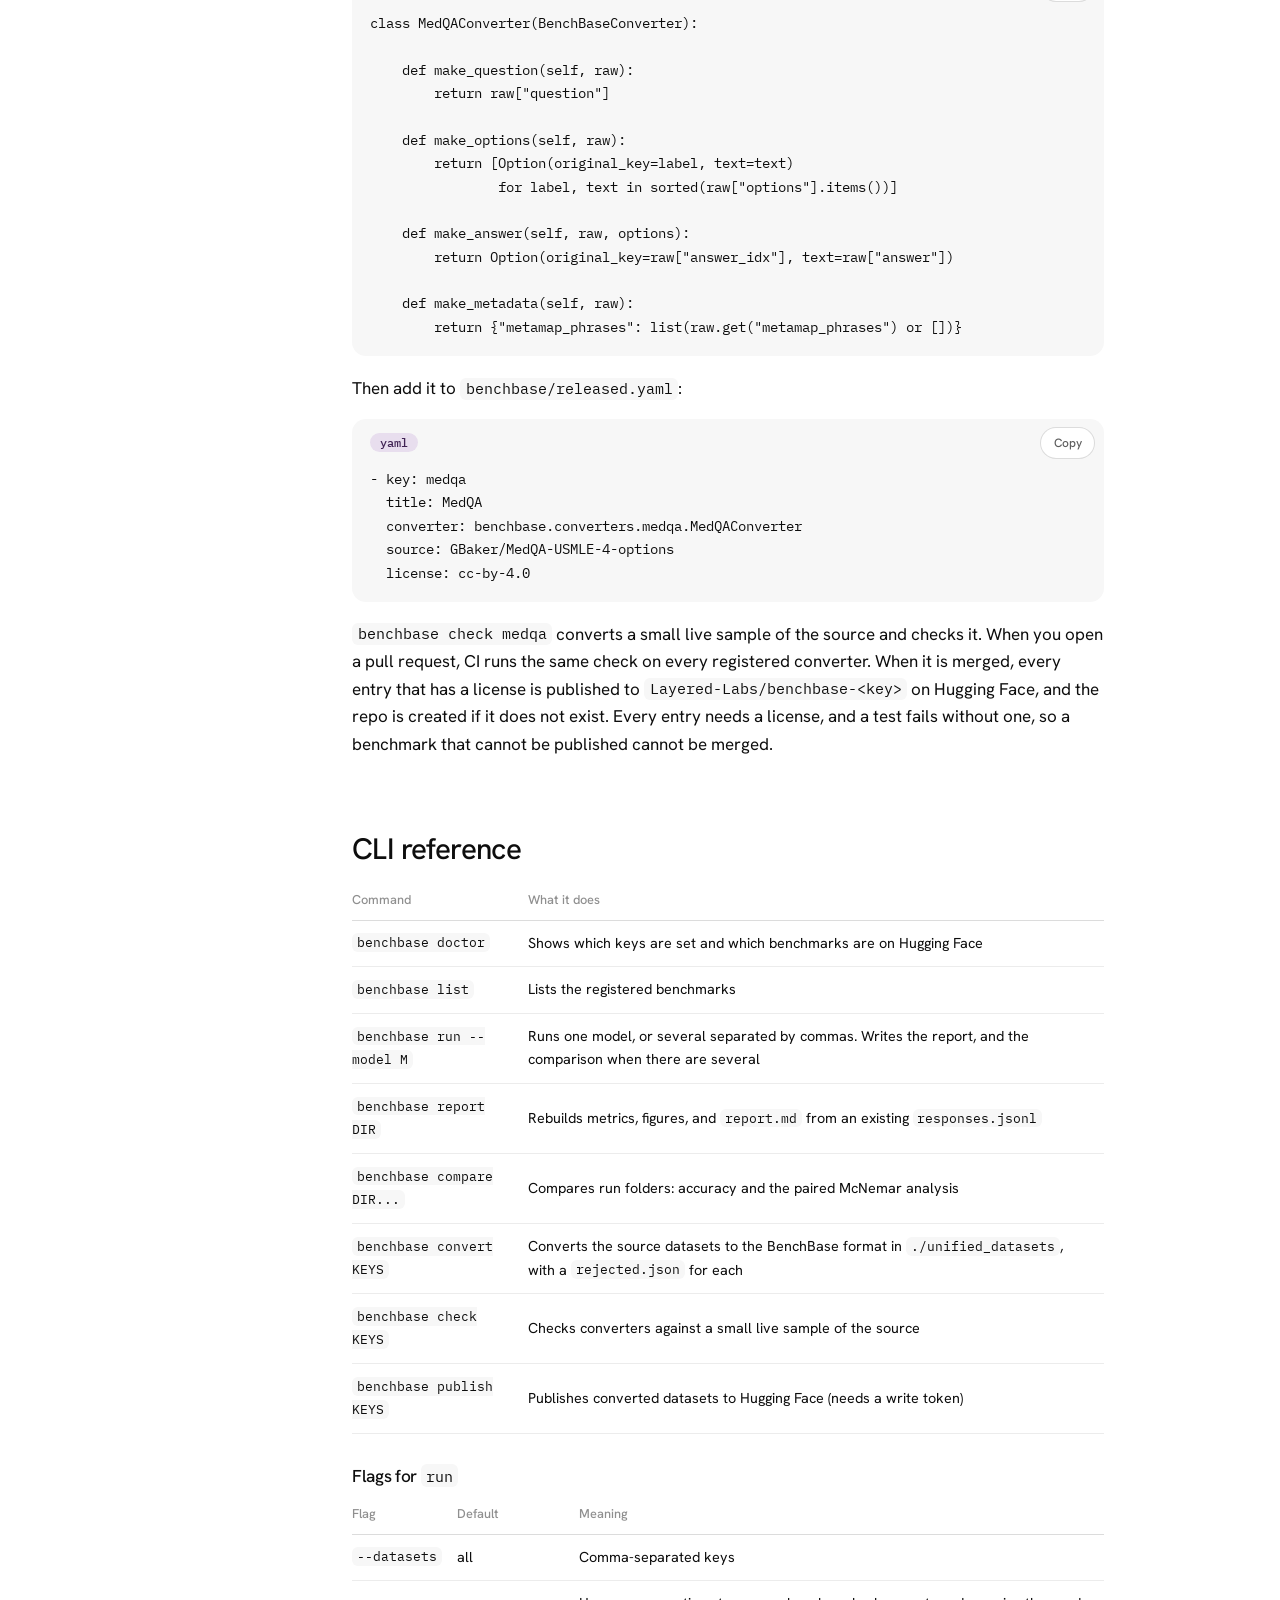
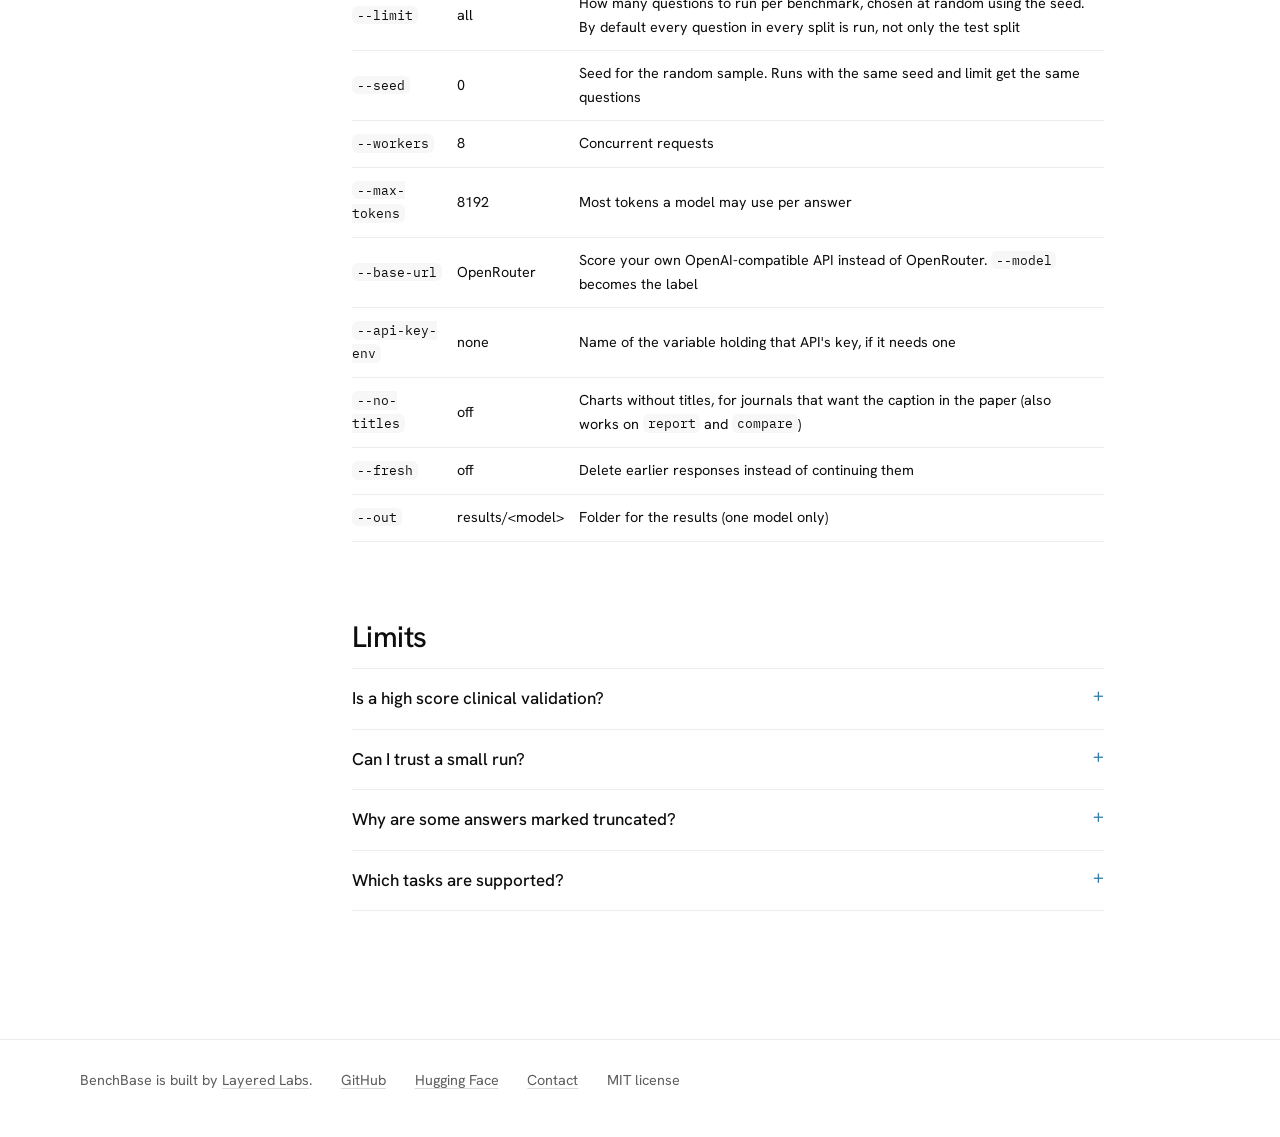
<file: guide.html>
<!doctype html>
<html lang="en">
<head>
<meta charset="utf-8">
<meta name="viewport" content="width=device-width, initial-scale=1">
<title>BenchBase documentation</title>
<meta name="description" content="How to install BenchBase, run a model on medical multiple-choice benchmarks, read the results, compare models, and see how each answer is scored.">
<meta property="og:title" content="BenchBase documentation">
<meta property="og:description" content="How to use BenchBase, from your first run to comparing models.">
<meta name="theme-color" content="#ffffff">
<link rel="icon" type="image/svg+xml" href="assets/favicon.svg">
<link rel="preconnect" href="https://fonts.googleapis.com">
<link rel="preconnect" href="https://fonts.gstatic.com" crossorigin>
<link rel="stylesheet" href="https://fonts.googleapis.com/css2?family=Hanken+Grotesk:wght@400;500;600&family=IBM+Plex+Mono:wght@400;500&display=swap">
<link rel="stylesheet" href="style.css">
<link rel="stylesheet" href="guide.css">
</head>
<body class="docs-page">
<a class="skip" href="#guide-content">Skip to content</a>
<header class="site-header">
  <div class="header-inner">
    <a class="brand" href="index.html" aria-label="BenchBase home"><span>benchbase</span></a>
    <nav aria-label="Primary navigation">
      <a href="index.html">Overview</a>
      <a href="guide.html" aria-current="page">Documentation</a>
      <a class="pill dark" href="https://github.com/Layered-Labs/benchbase-med">GitHub <span aria-hidden="true">↗</span></a>
    </nav>
  </div>
</header>
<div class="guide-intro" id="top">
  <p class="guide-kicker">BenchBase / Documentation</p>
  <h1>How to use<br>BenchBase.</h1>
  <p class="guide-lede">Install it, run a model, read the results, and see exactly how each answer is scored.</p>
  <p class="guide-intro-note">Python 3.10+ <span aria-hidden="true">/</span> OpenRouter <span aria-hidden="true">/</span> Open source</p>
</div>
<div class="guide-shell">
  <aside class="toc">
    <nav aria-label="On this page">
      <p>On this page</p>
      <ol>
        <li><a href="#quickstart">Quickstart</a></li>
        <li><a href="#outputs">What you get</a></li>
        <li><a href="#compare">Compare models</a></li>
        <li><a href="#own">Your own system</a></li>
        <li><a href="#scoring">How scoring works</a></li>
        <li><a href="#receipts">Saved answers</a></li>
        <li><a href="#benchmarks">Benchmarks</a></li>
        <li><a href="#add">Add a benchmark</a></li>
        <li><a href="#cli">CLI reference</a></li>
        <li><a href="#limits">Limits</a></li>
      </ol>
    </nav>
  </aside>

  <main class="guide-content" id="guide-content">
    <section id="quickstart">
      <h2>Quickstart</h2>
      <p>You need Python 3.10 or newer and an <a href="https://openrouter.ai">OpenRouter</a> key. Any text model on OpenRouter can be used. If a request fails, the error is saved with that question.</p>
      <ol class="steps">
        <li>
          <h3>Install</h3>
          <div class="code" data-lang="bash"><pre><code>git clone https://github.com/Layered-Labs/benchbase-med
cd benchbase-med
pip install -e .</code></pre></div>
        </li>
        <li>
          <h3>Add your key</h3>
          <div class="code" data-lang="bash"><pre><code>export OPENROUTER_API_KEY=sk-or-v1-...</code></pre></div>
          <p class="muted small">Or put the same line in a <code>.env</code> file in the folder you run from, or in <code>~/.config/benchbase/.env</code> to use it from anywhere. BenchBase never writes your key anywhere.</p>
        </li>
        <li>
          <h3>Run a model</h3>
          <div class="code" data-lang="bash"><pre><code>benchbase run --model deepseek/deepseek-v4-flash --limit 10</code></pre></div>
          <p>BenchBase streams the questions from Hugging Face. Each answer is saved as soon as it comes back. If you stop the run, run the same command again to continue.</p>
        </li>
      </ol>
      <p class="muted small">Run <code>benchbase doctor</code> any time to see which keys are set and which benchmarks are available.</p>
    </section>

    <section id="outputs">
      <h2>What you get</h2>
      <p>Every run writes plain files: Markdown, PNG images, CSV and JSON. You can open them anywhere, and they display on GitHub.</p>
<pre class="tree">results/deepseek__deepseek-v4-flash/
  report.md         <span class="c">the tables and charts on one page</span>
  figures/          <span class="c">the charts, as 300 dpi PNG images with titles</span>
  responses.jsonl   <span class="c">every question and answer, one line each</span>
  results.csv       <span class="c">one row per question</span>
  metrics.csv       <span class="c">one row per benchmark</span>
  summary.json      <span class="c">all the numbers in one file</span></pre>
      <p>This is the table from <code>report.md</code> for a real run with 10 questions per benchmark.</p>
      <div class="table" role="region" aria-label="Scrollable reference table" tabindex="0">
        <table>
          <thead><tr><th>Benchmark</th><th>n</th><th>Accuracy (95% CI)</th><th>Random guess</th></tr></thead>
          <tbody>
            <tr><td>MedMCQA</td><td>10</td><td>90.0% (59.6 to 98.2)</td><td>25.0%</td></tr>
            <tr><td>MedQA</td><td>10</td><td>100.0% (72.2 to 100.0)</td><td>25.0%</td></tr>
            <tr><td>MMLU Medical</td><td>10</td><td>100.0% (72.2 to 100.0)</td><td>25.0%</td></tr>
            <tr><td>PubMedQA</td><td>10</td><td>90.0% (59.6 to 98.2)</td><td>33.3%</td></tr>
          </tbody>
        </table>
      </div>
      <figure>
        <img src="assets/accuracy_by_dataset.png" alt="Horizontal bar chart of accuracy by benchmark with 95% confidence intervals and chance level marked" width="1020" loading="lazy">
        <figcaption>Accuracy by benchmark. The bars show 95% Wilson intervals. The orange tick marks the score from random guessing.</figcaption>
      </figure>
      <p>The report also shows balanced accuracy, macro F1, the share of invalid answers, tokens, and cost.</p>
    </section>

    <section id="compare">
      <h2>Compare models</h2>
      <p>List several models separated by commas. BenchBase runs each one, then compares them on the same questions.</p>
      <div class="code" data-lang="bash"><pre><code>benchbase run --model deepseek/deepseek-v4-flash,meta-llama/llama-3.1-8b-instruct,mistralai/mistral-nemo --limit 10</code></pre></div>
      <p>Two accuracy numbers side by side are not enough to say one model is better, because both models face the same hard questions. BenchBase compares them only on the questions where they gave different answers. This is McNemar's test, and the result is in <code>results/compare/comparison.md</code>.</p>
      <div class="table" role="region" aria-label="Scrollable reference table" tabindex="0">
        <table>
          <thead><tr><th>Model A</th><th>Model B</th><th>Difference, points (95% CI)</th><th>A only</th><th>B only</th><th>p (Holm)</th></tr></thead>
          <tbody>
            <tr><td>deepseek-v4-flash</td><td>llama-3.1-8b-instruct</td><td>+5.0 (-5.0 to +15.0)</td><td>3</td><td>1</td><td>0.625</td></tr>
            <tr><td>deepseek-v4-flash</td><td>mistral-nemo</td><td>+15.0 (+5.0 to +27.5)</td><td>6</td><td>0</td><td>0.094</td></tr>
            <tr><td>llama-3.1-8b-instruct</td><td>mistral-nemo</td><td>+10.0 (-2.5 to +22.5)</td><td>5</td><td>1</td><td>0.438</td></tr>
          </tbody>
        </table>
      </div>
      <p><b>A only</b> is the number of questions A got right and B got wrong. Only these questions can tell two models apart. The p-values are corrected for comparing every pair of models (Holm). With only 40 questions, no pair is significantly different after correction. That does not mean the models are equal: the sample is too small to tell.</p>
      <figure class="half">
        <img src="assets/pairwise.png" alt="Heatmap of pairwise accuracy differences between three models, with significance stars" width="1020" loading="lazy">
        <figcaption>The accuracy difference for each pair, starred where the corrected p-value is below 0.05.</figcaption>
      </figure>
      <p>The report also shows Cohen's kappa (how often two models are right or wrong together, beyond chance), oracle accuracy (the share of questions that at least one model got right), and a breakdown per benchmark. Across these three models, 80.0% of questions were answered correctly by all three, none by all wrong, and 20.0% by some but not all. If you always picked a correct model, you would reach 100.0%. On 92.5% of questions, more than half of the models were right.</p>
      <div class="callout"><p>Small samples prove little. These numbers use 10 questions per benchmark to keep the demo quick, and a p-value does not tell you how much a difference matters. A full run does not by itself give a result you can publish either. For a result you would cite, decide on held-out data, choose and report the splits, check for contamination, and report the uncertainty.</p></div>
    </section>

    <section id="own">
      <h2>Test your own system</h2>
      <p>BenchBase can score anything that speaks the OpenAI chat completions API: vLLM, Ollama, LM Studio, or a service you wrote, such as an ensemble, a retrieval pipeline or an agent. Set the base URL.</p>
      <div class="code" data-lang="bash"><pre><code>benchbase run --model my-system --base-url http://localhost:8000/v1</code></pre></div>
      <p><code>--model</code> is a label. BenchBase sends it as the model name and uses it to name the results folder. If your API needs a key, put it in an environment variable or a <code>.env</code> file and pass <code>--api-key-env MY_SYSTEM_KEY</code>. No OpenRouter key is needed.</p>
      <p>Your service gets the same prompt as every model. It must reply with only the option key, for example <code>B</code>. Anything else is scored wrong. If your service does not report usage or cost, those fields are left empty.</p>
      <p>The results go in the results folder next to the models', so you can compare your system with any model:</p>
      <div class="code" data-lang="bash"><pre><code>benchbase compare results/my-system results/deepseek__deepseek-v4-flash</code></pre></div>
    </section>

    <section id="scoring">
      <h2>How scoring works</h2>
      <p>A benchmark score depends on the prompt and on how the answer is read. Change either one and the accuracy changes. BenchBase fixes both, so scores from different models can be compared.</p>
      <ul>
        <li>Every model gets the same zero-shot prompt (no examples). Temperature 0 is requested on every call; a model that does not accept a temperature ignores it and uses its own default. The prompt has a version label, currently <code>mcq-zeroshot-v2</code>, that is saved with every result. A person changes the label when the prompt changes.</li>
        <li>The model must reply with only the key of the option it chose, for example <code>B</code>. BenchBase trims the reply and checks that it is exactly one of the question's option keys. It does not extract or repair anything: any other reply counts as no answer and is scored wrong. There is no structured-output request, no confidence score and no regex.</li>
        <li>BenchBase refuses to continue a results file that was written by a different model or prompt version. Because the prompt version is a label changed by hand, a prompt edit made without changing the label is not caught.</li>
      </ul>
      <p>BenchBase works out the outcome of each reply from the saved record. <code>results.csv</code> has a <code>status</code> column with these values:</p>
      <div class="table" role="region" aria-label="Scrollable reference table" tabindex="0">
        <table>
          <thead><tr><th>status</th><th class="text">Meaning</th></tr></thead>
          <tbody>
            <tr><td><code>ok</code></td><td class="text">A valid answer: the reply was exactly one of the option keys</td></tr>
            <tr><td><code>invalid</code></td><td class="text">No answer: the reply was something other than an option key. Scored wrong</td></tr>
            <tr><td><code>truncated</code></td><td class="text">The model ran out of tokens before answering, often after long hidden reasoning. Scored wrong</td></tr>
            <tr><td><code>request_error</code></td><td class="text">The request failed after retries. Left out of accuracy, and retried when you rerun</td></tr>
          </tbody>
        </table>
      </div>
      <h3>The metrics</h3>
      <ul>
        <li><b>Accuracy</b> with a 95% Wilson interval, and the <b>random-guess score</b>: what you would get by guessing, given each question's number of options.</li>
        <li><b>Balanced accuracy</b> and <b>macro F1</b> are worked out per correct answer key, so a model that always gives the same answer on a lopsided dataset is not rewarded.</li>
        <li><b>Macro accuracy</b> is the headline number. Each benchmark counts equally, so the size of MedMCQA does not outweigh PubMedQA.</li>
      </ul>
    </section>

    <section id="receipts">
      <h2>Every answer is saved</h2>
      <p>Each line of <code>responses.jsonl</code> holds one question: the model, the prompt version, the question and options, the model's exact reply, how it was scored, and the cost when the provider reports it. You can check any single result without reading the rest of the file. A real line, shortened:</p>
      <div class="code" data-lang="json"><pre><code>{
  "model": &quot;deepseek/deepseek-v4-flash&quot;,
  "prompt_version": &quot;mcq-zeroshot-v2&quot;,
  "dataset_key": &quot;pubmedqa&quot;,
  "split": &quot;train&quot;,
  "hash": &quot;2d7b79c2cd1f…&quot;,
  "question": &quot;Does ethnicity affect where people with canc…&quot;,
  "options": [{&quot;original_key&quot;: &quot;A&quot;, &quot;text&quot;: &quot;Yes&quot;}, {&quot;original_key&quot;: &quot;B&quot;, &quot;text&quot;: &quot;No&quot;}, {&quot;original_key&quot;: &quot;C&quot;, &quot;text&quot;: &quot;Maybe&quot;}],
  "gold": &quot;A&quot;,
  "pred": &quot;A&quot;,
  "correct": true,
  "raw_output": &quot;A&quot;,
  "finish_reason": &quot;stop&quot;,
  "latency_ms": 3246.7,
  "prompt_tokens": 593,
  "completion_tokens": 154,
  "cost": 0.00014285
}</code></pre></div>
      <p>The <code>hash</code> is computed from the question text and the answer text, so it does not change if the options are shuffled or relabeled. It is not unique: different sets of options can produce the same hash. BenchBase also stores an <code>item_id</code> that includes the option text. To join or deduplicate results, use <code>dataset_key</code>, <code>split</code> and <code>item_id</code> together, not <code>hash</code> alone.</p>
    </section>

    <section id="benchmarks">
      <h2>Benchmarks</h2>
      <p>BenchBase scores every labeled split by default (train, validation, dev or test, whichever exist), and each result records its split. The overall score is therefore not a held-out test score. For a held-out result, filter <code>responses.jsonl</code> to the test split and recompute. Datasets are on Hugging Face under <a href="https://huggingface.co/Layered-Labs">Layered-Labs</a>. The item counts are what the current code produces. The MedQA and MedMCQA copies there were uploaded earlier with older code and have not been checked against these counts.</p>
      <div class="table" role="region" aria-label="Scrollable reference table" tabindex="0">
        <table>
          <thead><tr><th>Benchmark</th><th>Items converted</th><th class="text">Splits</th><th class="text">Notes</th></tr></thead>
          <tbody>
            <tr><td><a href="https://huggingface.co/datasets/Layered-Labs/benchbase-medqa">MedQA</a></td><td>11,451</td><td class="text">train, test</td><td class="text">USMLE-style, 4 options</td></tr>
            <tr><td><a href="https://huggingface.co/datasets/Layered-Labs/benchbase-medmcqa">MedMCQA</a></td><td>187,005</td><td class="text">train, validation</td><td class="text">Indian medical entrance exams. The source's test split has no public answers, so it is skipped</td></tr>
            <tr><td><a href="https://huggingface.co/datasets/Layered-Labs/benchbase-pubmedqa">PubMedQA</a></td><td>1,000</td><td class="text">train</td><td class="text">Yes, No or Maybe, shown as options A, B and C. The abstract is included as context</td></tr>
            <tr><td><a href="https://huggingface.co/datasets/Layered-Labs/benchbase-mmlu-medical">MMLU Medical</a></td><td>1,242</td><td class="text">test, validation, dev</td><td class="text">Anatomy, clinical knowledge, college medicine, medical genetics, professional medicine and college biology</td></tr>
          </tbody>
        </table>
      </div>
      <p>Every benchmark is converted into the same format. A row is rejected and logged to <code>rejected.json</code> if it has an empty option, an answer that matches no option, duplicate option keys, or fewer than two options. Rejected rows are never scored.</p>
      <div class="code" data-lang="python"><pre><code>BenchmarkItem(
    dataset_key   = "medqa",
    hash          = "SHA256(question + answer text)",
    split         = "train",
    question_type = "mcq",
    question      = "A 45-year-old man presents with...",
    context       = None,          # a passage, if the question has one
    options       = [{"original_key": "A", "text": "..."}, ...],
    answer        = {"original_key": "D", "text": "Nitrofurantoin"},
    metadata      = {...},         # source fields that do not fit the schema
)</code></pre></div>
    </section>

    <section id="add">
      <h2>Add a benchmark</h2>
      <p>A new benchmark takes one converter and one registry entry. The converter maps the source's fields onto the format. BenchBase handles the rest: splits, validation, logging rejected rows, and publishing. Work from a clone (<code>pip install -e .</code>).</p>
      <div class="code" data-lang="python"><pre><code>class MedQAConverter(BenchBaseConverter):

    def make_question(self, raw):
        return raw["question"]

    def make_options(self, raw):
        return [Option(original_key=label, text=text)
                for label, text in sorted(raw["options"].items())]

    def make_answer(self, raw, options):
        return Option(original_key=raw["answer_idx"], text=raw["answer"])

    def make_metadata(self, raw):
        return {"metamap_phrases": list(raw.get("metamap_phrases") or [])}</code></pre></div>
      <p>Then add it to <code>benchbase/released.yaml</code>:</p>
      <div class="code" data-lang="yaml"><pre><code>- key: medqa
  title: MedQA
  converter: benchbase.converters.medqa.MedQAConverter
  source: GBaker/MedQA-USMLE-4-options
  license: cc-by-4.0</code></pre></div>
      <p><code>benchbase check medqa</code> converts a small live sample of the source and checks it. When you open a pull request, CI runs the same check on every registered converter. When it is merged, every entry that has a license is published to <code>Layered-Labs/benchbase-&lt;key&gt;</code> on Hugging Face, and the repo is created if it does not exist. Every entry needs a license, and a test fails without one, so a benchmark that cannot be published cannot be merged.</p>
    </section>

    <section id="cli">
      <h2>CLI reference</h2>
      <div class="table" role="region" aria-label="Scrollable reference table" tabindex="0">
        <table>
          <thead><tr><th>Command</th><th class="text">What it does</th></tr></thead>
          <tbody>
            <tr><td><code>benchbase doctor</code></td><td class="text">Shows which keys are set and which benchmarks are on Hugging Face</td></tr>
            <tr><td><code>benchbase list</code></td><td class="text">Lists the registered benchmarks</td></tr>
            <tr><td><code>benchbase run --model M</code></td><td class="text">Runs one model, or several separated by commas. Writes the report, and the comparison when there are several</td></tr>
            <tr><td><code>benchbase report DIR</code></td><td class="text">Rebuilds metrics, figures, and <code>report.md</code> from an existing <code>responses.jsonl</code></td></tr>
            <tr><td><code>benchbase compare DIR...</code></td><td class="text">Compares run folders: accuracy and the paired McNemar analysis</td></tr>
            <tr><td><code>benchbase convert KEYS</code></td><td class="text">Converts the source datasets to the BenchBase format in <code>./unified_datasets</code>, with a <code>rejected.json</code> for each</td></tr>
            <tr><td><code>benchbase check KEYS</code></td><td class="text">Checks converters against a small live sample of the source</td></tr>
            <tr><td><code>benchbase publish KEYS</code></td><td class="text">Publishes converted datasets to Hugging Face (needs a write token)</td></tr>
          </tbody>
        </table>
      </div>
      <h3>Flags for <code>run</code></h3>
      <div class="table" role="region" aria-label="Scrollable reference table" tabindex="0">
        <table>
          <thead><tr><th>Flag</th><th class="text">Default</th><th class="text">Meaning</th></tr></thead>
          <tbody>
            <tr><td><code>--datasets</code></td><td class="text">all</td><td class="text">Comma-separated keys</td></tr>
            <tr><td><code>--limit</code></td><td class="text">all</td><td class="text">How many questions to run per benchmark, chosen at random using the seed. By default every question in every split is run, not only the test split</td></tr>
            <tr><td><code>--seed</code></td><td class="text">0</td><td class="text">Seed for the random sample. Runs with the same seed and limit get the same questions</td></tr>
            <tr><td><code>--workers</code></td><td class="text">8</td><td class="text">Concurrent requests</td></tr>
            <tr><td><code>--max-tokens</code></td><td class="text">8192</td><td class="text">Most tokens a model may use per answer</td></tr>
            <tr><td><code>--base-url</code></td><td class="text">OpenRouter</td><td class="text">Score your own OpenAI-compatible API instead of OpenRouter. <code>--model</code> becomes the label</td></tr>
            <tr><td><code>--api-key-env</code></td><td class="text">none</td><td class="text">Name of the variable holding that API's key, if it needs one</td></tr>
            <tr><td><code>--no-titles</code></td><td class="text">off</td><td class="text">Charts without titles, for journals that want the caption in the paper (also works on <code>report</code> and <code>compare</code>)</td></tr>
            <tr><td><code>--fresh</code></td><td class="text">off</td><td class="text">Delete earlier responses instead of continuing them</td></tr>
            <tr><td><code>--out</code></td><td class="text">results/&lt;model&gt;</td><td class="text">Folder for the results (one model only)</td></tr>
          </tbody>
        </table>
      </div>
    </section>

    <section id="limits">
      <h2>Limits</h2>
      <details>
        <summary>Is a high score clinical validation?</summary>
        <p>No. The questions come from exams and research papers. A high score means a model knows the material. It does not show that the model is safe to use with patients.</p>
      </details>
      <details>
        <summary>Can I trust a small run?</summary>
        <p>Not for conclusions. On 10 questions a 95% interval is very wide, and McNemar's test needs questions where the models disagree. Use small runs to check that your setup works. A full run includes training data, so it is not a held-out score either. To publish a result you need held-out data, a chosen split, contamination checks, and reported uncertainty.</p>
      </details>
      <details>
        <summary>Why are some answers marked truncated?</summary>
        <p>Some models spend their whole token budget thinking and return nothing. Those answers are scored wrong and counted as invalid. If that share is high, raise <code>--max-tokens</code>.</p>
      </details>
      <details>
        <summary>Which tasks are supported?</summary>
        <p>Only text multiple choice. Images and free-response questions need an image field and a fixed way to judge answers first.</p>
      </details>
    </section>
  </main>
</div>

<footer class="site-footer">
  <div>
    <span>BenchBase is built by <a href="https://github.com/Layered-Labs">Layered Labs</a>.</span>
    <a href="https://github.com/Layered-Labs/benchbase-med">GitHub</a>
    <a href="https://huggingface.co/Layered-Labs">Hugging Face</a>
    <a href="mailto:abdullah.ridwan@layeredlabs.ai">Contact</a>
    <span>MIT license</span>
  </div>
</footer>
<script src="script.js" defer></script>
</body>
</html>
</file>
<file: style.css>
/* BenchBase: shared type, colour, and components.
   Editorial, in the manner of a research lab's own site: white page, one tight sans, monochrome ink,
   pill buttons, soft gray panels, whitespace instead of rules. */

:root {
  color-scheme: light;

  --paper: #ffffff;
  --paper-2: #f7f7f7;               /* panels, code fields */
  --paper-3: #efefef;
  --ink: #0d0d0d;
  --ink-2: #5d5d5d;                 /* muted text */
  --ink-3: #8f8f8f;
  --rule: #ececec;
  --rule-2: #dcdcdc;
  --accent: #0d0d0d;
  --accent-2: #0d0d0d;
  --accent-wash: #f3f3f3;
  --caution: #5d5d5d;
  --caution-wash: #f7f7f7;
  --pass: #2b6045;

  --sans: "Hanken Grotesk", "Helvetica Neue", Helvetica, Arial, sans-serif;
  --mono: "IBM Plex Mono", ui-monospace, "SF Mono", Menlo, Consolas, monospace;
  --serif: var(--sans);

  /* type scale */
  --step--1: clamp(0.8rem, 0.78rem + 0.08vw, 0.85rem);
  --step-0: clamp(1rem, 0.97rem + 0.14vw, 1.0625rem);
  --step-1: clamp(1.1rem, 1.05rem + 0.28vw, 1.25rem);
  --step-2: clamp(1.4rem, 1.2rem + 0.9vw, 1.85rem);
  --step-3: clamp(1.7rem, 1.3rem + 1.6vw, 2.4rem);
  --step-4: clamp(2.4rem, 1.6rem + 3.2vw, 3.6rem);

  --gutter: clamp(1.15rem, 4vw, 3rem);
  --page: 76rem;
  --ease: cubic-bezier(0.2, 0.7, 0.3, 1);
}

*, *::before, *::after { box-sizing: border-box; }

html { -webkit-text-size-adjust: 100%; scroll-behavior: smooth; scroll-padding-top: 5rem; }
@media (prefers-reduced-motion: reduce) { html { scroll-behavior: auto; } }

body {
  margin: 0;
  background: var(--paper);
  color: var(--ink);
  font: 400 var(--step-0) / 1.62 var(--sans);
  -webkit-font-smoothing: antialiased;
  text-rendering: optimizeLegibility;
}

a { color: var(--ink); text-decoration-color: var(--rule-2); text-decoration-thickness: 1px; text-underline-offset: 0.22em; }
a:hover { text-decoration-color: var(--ink); }
:focus-visible { outline: 2px solid var(--ink); outline-offset: 3px; border-radius: 6px; }

.skip { position: absolute; left: -999px; top: 0.5rem; background: var(--ink); color: var(--paper); padding: 0.5rem 0.9rem; z-index: 40; border-radius: 999px; }
.skip:focus { left: 0.5rem; }

h1, h2, h3, h4 { margin: 0; font-weight: 500; letter-spacing: -0.02em; line-height: 1.15; text-wrap: balance; }
p { margin: 0 0 1rem; text-wrap: pretty; }
ul, ol { padding-left: 1.15rem; margin: 0 0 1.1rem; }
li { margin-bottom: 0.3rem; }

.display { font-family: var(--sans); font-weight: 500; letter-spacing: -0.03em; line-height: 1.06; }
.mono { font-family: var(--mono); font-variant-ligatures: none; }
.num { font-variant-numeric: tabular-nums; }
.muted { color: var(--ink-2); }
.small { font-size: var(--step--1); }

/* the small line above a headline: plain, muted, sentence case */
.kicker { font: 400 0.9rem / 1.4 var(--sans); color: var(--ink-2); margin: 0 0 1.4rem; }

/* ---------- header ---------- */
.site-header { position: sticky; top: 0; z-index: 20; background: rgb(255 255 255 / 0.88); backdrop-filter: saturate(160%) blur(12px); }
.header-inner { max-width: 84rem; margin: 0 auto; padding: 0.8rem var(--gutter); display: flex; align-items: center; gap: 1.2rem; }
.brand { display: inline-flex; align-items: center; gap: 0.6rem; text-decoration: none; color: var(--ink); font-weight: 700; font-size: 1.15rem; letter-spacing: -0.03em; }
.brand img { display: block; width: auto; height: 1.7rem; }
.site-header nav { display: flex; align-items: center; gap: 0.15rem; flex: 1; margin-left: 0.8rem; font-size: 0.92rem; }
.site-header nav a { color: var(--ink); text-decoration: none; padding: 0.5rem 0.8rem; border-radius: 999px; transition: background-color 140ms var(--ease); }
.site-header nav a:hover { background: var(--paper-2); }
.site-header nav a[aria-current="page"] { color: var(--ink-2); }
.site-header nav .pill { background: var(--paper-2); margin-left: auto; padding: 0.55rem 1rem; }
.site-header nav .pill + .pill { margin-left: 0.4rem; }
.site-header nav .pill:hover { background: var(--paper-3); }
.site-header nav .pill.dark { background: var(--ink); color: #fff; }
.site-header nav .pill.dark:hover { background: #2b2b2b; }

/* ---------- buttons ---------- */
.btn {
  display: inline-flex; align-items: center; gap: 0.4rem; min-height: 44px;
  background: var(--ink); color: #fff; border: 0;
  font: 500 0.95rem / 1 var(--sans); padding: 0.75rem 1.35rem; border-radius: 999px; cursor: pointer; text-decoration: none;
  transition: background-color 140ms var(--ease), transform 140ms var(--ease);
}
.btn:hover { background: #2b2b2b; }
.btn-ghost { background: var(--paper-2); color: var(--ink); }
.btn-ghost:hover { background: var(--paper-3); }

/* ---------- code ---------- */
code { font: 0.88em/1.5 var(--mono); background: var(--paper-2); padding: 0.1em 0.38em; border-radius: 6px; }
.code { position: relative; margin: 0 0 1.2rem; background: var(--paper-2); border-radius: 14px; overflow: hidden; }
.code-head { display: flex; align-items: center; gap: 0.7rem; padding: 0.55rem 0.6rem 0 1.1rem; }
.code-lang { font: 500 0.74rem/1 var(--mono); color: var(--ink-3); }
.code pre { margin: 0; padding: 0.65rem 1.1rem 1.05rem; overflow-x: auto; font: 400 0.86rem/1.7 var(--mono); tab-size: 2; }
.code pre code { background: none; padding: 0; font: inherit; }
.copy {
  margin-left: auto; min-height: 30px; font: 500 0.75rem/1 var(--sans); padding: 0.4rem 0.8rem; border-radius: 999px; cursor: pointer;
  color: var(--ink-2); background: #fff; border: 0; box-shadow: 0 0 0 1px var(--rule-2);
  transition: color 140ms, box-shadow 140ms;
}
.copy:hover { color: var(--ink); box-shadow: 0 0 0 1px var(--ink); }
.copy[data-done="true"] { color: var(--pass); box-shadow: 0 0 0 1px var(--pass); }

/* syntax, subdued */
.k { color: #7b3fa0; } .v { color: #1f4fbf; } .s { color: #2b6045; } .f { color: #8a5a10; }
.cmd { color: var(--ink); font-weight: 500; } .c { color: var(--ink-3); }

/* ---------- tables ---------- */
.table { overflow-x: auto; margin: 0 0 1.3rem; }
.table table { border-collapse: collapse; width: 100%; font-size: 0.9rem; font-variant-numeric: tabular-nums; }
th, td { padding: 0.7rem 0.9rem 0.7rem 0; text-align: right; border-bottom: 1px solid var(--rule); }
th:first-child, td:first-child { text-align: left; }
thead th { font: 500 0.8rem/1.3 var(--sans); color: var(--ink-3); border-bottom: 1px solid var(--rule-2); }
td.sig { color: var(--ink); font-weight: 600; }
td.text, th.text { text-align: left; white-space: normal; }

/* ---------- figures ---------- */
figure { margin: 1.5rem 0; }
figure img { display: block; width: 100%; height: auto; border: 1px solid var(--rule); border-radius: 14px; background: #fff; }
figcaption { font: 400 var(--step--1) / 1.55 var(--sans); color: var(--ink-2); margin-top: 0.6rem; }
.pair { display: grid; grid-template-columns: 1fr 1fr; gap: 1.1rem; }
.pair figure { margin: 1.5rem 0 0; }

/* ---------- notes ---------- */
.note { background: var(--paper-2); padding: 1.1rem 1.3rem; margin: 1.5rem 0; border-radius: 14px; }
.note p:last-child { margin: 0; }
.note-label { font: 500 0.82rem/1 var(--sans); color: var(--ink-2); display: block; margin-bottom: 0.5rem; }

/* ---------- footer ---------- */
.site-footer { margin-top: 5rem; border-top: 1px solid var(--rule); }
.site-footer > div {
  max-width: var(--page); margin: 0 auto; padding: 1.8rem var(--gutter) 2.8rem;
  display: flex; flex-wrap: wrap; gap: 0.6rem 1.8rem; align-items: baseline; font-size: 0.9rem; color: var(--ink-2);
}
.site-footer a { color: var(--ink-2); }
.site-footer a:hover { color: var(--ink); }
.site-footer .foot-note { flex: 1 1 22rem; }

/* ---------- responsive ---------- */
@media (max-width: 52rem) {
  .site-header nav a:not(.pill) { display: none; }
  .pair { grid-template-columns: 1fr; }
}

/* ---------- Notion colours: tag pairs for pills and labels, text colours for dots and accents ---------- */
:root {
  --gray: #787774;   --gray-bg: #E3E2E0;   --gray-fg: #32302C;
  --brown: #9F6B53;  --brown-bg: #EEE0DA;  --brown-fg: #442A1E;
  --orange: #D9730D; --orange-bg: #FADEC9; --orange-fg: #49290E;
  --yellow: #CB912F; --yellow-bg: #FDECC8; --yellow-fg: #402C1B;
  --green: #448361;  --green-bg: #DBEDDB;  --green-fg: #1C3829;
  --blue: #337EA9;   --blue-bg: #D3E5EF;   --blue-fg: #183347;
  --purple: #9065B0; --purple-bg: #E8DEEE; --purple-fg: #412454;
  --pink: #C14C8A;   --pink-bg: #F5E0E9;   --pink-fg: #4C2337;
  --red: #D44C47;    --red-bg: #FFE2DD;    --red-fg: #5D1715;
  --callout-yellow: #FBF3DB;
}
.gray   { --c-bg: var(--gray-bg);   --c-fg: var(--gray-fg); }
.brown  { --c-bg: var(--brown-bg);  --c-fg: var(--brown-fg); }
.orange { --c-bg: var(--orange-bg); --c-fg: var(--orange-fg); }
.yellow { --c-bg: var(--yellow-bg); --c-fg: var(--yellow-fg); }
.green  { --c-bg: var(--green-bg);  --c-fg: var(--green-fg); }
.blue   { --c-bg: var(--blue-bg);   --c-fg: var(--blue-fg); }
.purple { --c-bg: var(--purple-bg); --c-fg: var(--purple-fg); }
.pink   { --c-bg: var(--pink-bg);   --c-fg: var(--pink-fg); }
.red    { --c-bg: var(--red-bg);    --c-fg: var(--red-fg); }

.tag {
  display: inline-block; padding: 0.22rem 0.7rem; border-radius: 999px; white-space: nowrap;
  font: 500 0.8rem/1.3 var(--sans); background: var(--c-bg, var(--gray-bg)); color: var(--c-fg, var(--gray-fg));
}

/* code language labels are tags too */
.code-lang { padding: 0.24rem 0.65rem; border-radius: 999px; background: var(--c-bg, var(--gray-bg)); color: var(--c-fg, var(--gray-fg)); }
.code[data-lang="bash"], .code[data-lang="shell"], .code[data-lang="zsh"] { --c-bg: var(--green-bg); --c-fg: var(--green-fg); }
.code[data-lang="json"] { --c-bg: var(--orange-bg); --c-fg: var(--orange-fg); }
.code[data-lang="python"] { --c-bg: var(--blue-bg); --c-fg: var(--blue-fg); }
.code[data-lang="yaml"] { --c-bg: var(--purple-bg); --c-fg: var(--purple-fg); }

/* accents */
a:hover { text-decoration-color: var(--blue); }
:focus-visible { outline-color: var(--blue); }
td.sig { color: var(--green); }
.site-header nav .pill:not(.dark) { background: var(--blue-bg); color: var(--blue-fg); }
.site-header nav .pill:not(.dark):hover { background: #c3d9e7; }

/* callouts: Notion's yellow */
.note { background: var(--callout-yellow); }
.note-label { color: var(--yellow-fg); }
</file>
<file: home.css>
/* BenchBase landing page. Centered hero, soft panels, whitespace between sections. */

/* ---------- hero ---------- */
.hero {
  position: relative; overflow: hidden; text-align: center;
  padding: clamp(3.2rem, 8vw, 6rem) var(--gutter) clamp(4.5rem, 10vw, 7.5rem);
}
/* the background picture; --hero-blur softens its pixel mosaic (set 0 to keep it sharp) */
.hero { --hero-blur: 10px; isolation: isolate; }
.hero::before {
  content: ""; position: absolute; inset: -3rem; z-index: -2; pointer-events: none;
  background: url("assets/hero.jpg") center bottom / cover no-repeat;
  filter: blur(var(--hero-blur));
}
.hero::after {  /* fade the picture into the page below */
  content: ""; position: absolute; left: 0; right: 0; bottom: 0; height: 6rem; z-index: -1; pointer-events: none;
  background: linear-gradient(rgb(255 255 255 / 0), #fff);
}
.hero .code { background: rgb(255 255 255 / 0.72); backdrop-filter: blur(12px); }
.hero-copy { position: relative; z-index: 1; }
.hero-specimen { padding: 0 var(--gutter); }
.hero-copy { max-width: 44rem; margin: 0 auto; }
.hero h1 { font-size: var(--step-4); margin: 0 0 1.4rem; }
.lede { font-size: var(--step-1); line-height: 1.5; color: var(--ink-2); max-width: 33rem; margin: 0 auto 2rem; }
.actions { display: flex; flex-wrap: wrap; justify-content: center; gap: 0.6rem; margin: 0 0 2rem; }
.install { max-width: 33rem; margin: 0 auto 0.9rem; text-align: left; }
.hero-foot { margin: 0; }

/* the report specimen: a real result, set in a soft panel */
.specimen { margin: 0 auto; max-width: 40rem; text-align: left; background: var(--paper-2); border-radius: 18px; }
.specimen-tag {
  display: flex; flex-wrap: wrap; gap: 0.3rem 0.9rem; align-items: baseline; justify-content: space-between;
  padding: 1.1rem 1.4rem 0; font: 500 0.82rem/1.3 var(--sans); color: var(--ink-2); margin: 0;
}
.specimen-body { padding: 0.9rem 1.4rem 1.3rem; }
.stat-lead { display: flex; flex-wrap: wrap; align-items: baseline; gap: 0.4rem 0.9rem; }
.stat-label { font: 500 0.82rem/1 var(--sans); color: var(--ink-2); }
.stat-value { font: 500 3rem/1 var(--sans); letter-spacing: -0.04em; }
.stat-unit { font-size: 1.4rem; color: var(--ink-3); margin-left: 0.06em; }
.stat-sub { font-size: 0.8rem; color: var(--ink-2); }
.specimen-model { margin: 0.5rem 0 1.1rem; }
.specimen-foot { margin: 0; }
table.mini { border-collapse: collapse; width: 100%; font-size: 0.86rem; font-variant-numeric: tabular-nums; margin: 0 0 0.9rem; }
table.mini th { font: 500 0.75rem/1.3 var(--sans); color: var(--ink-3); text-align: right; padding: 0 0 0.4rem; border-bottom: 1px solid var(--rule-2); }
table.mini th:first-child { text-align: left; }
table.mini td { padding: 0.42rem 0; text-align: right; border-bottom: 1px solid var(--rule-2); }
table.mini td:first-child { text-align: left; }
table.mini tbody tr:last-child td { border-bottom: 0; }

/* ---------- bands ---------- */
.band { max-width: 62rem; margin: 0 auto; padding: clamp(3.2rem, 7vw, 5.5rem) var(--gutter) 0; }
.section-head { max-width: 38rem; margin: 0 auto 2.6rem; text-align: center; }
.band h2 { font-size: var(--step-3); margin: 0 0 0.9rem; }
.section-lede { font-size: var(--step-0); line-height: 1.58; color: var(--ink-2); margin: 0; }
.band h3 { font-size: 1.05rem; margin: 0 0 0.45rem; letter-spacing: -0.01em; }
.band .cols { display: grid; grid-template-columns: repeat(3, minmax(0, 1fr)); gap: 2rem; }
.band .cols p { margin: 0; font-size: 0.95rem; line-height: 1.6; }
figure.half { max-width: 34rem; margin-left: auto; margin-right: auto; }

/* ---------- diagram: typographic ---------- */
.diagram { background: var(--paper-2); border-radius: 18px; padding: clamp(1.3rem, 3vw, 2.2rem); margin-bottom: 2.6rem; }
.flow { display: grid; grid-template-columns: 1fr auto 1fr auto 1fr auto 1fr; gap: clamp(0.6rem, 1.6vw, 1.2rem); align-items: start; }
.flow-col { min-width: 0; }
.flow-label { font: 500 0.78rem/1 var(--sans); color: var(--ink-3); margin: 0 0 0.8rem; }
.flow-list { list-style: none; margin: 0; padding: 0; font-size: 0.82rem; line-height: 1.85; color: var(--ink-2); }
.flow-list li { border-bottom: 1px solid var(--rule-2); padding: 0.06rem 0; }
.flow-list li:last-child { border-bottom: 0; }
.flow-node { font-size: 0.82rem; font-weight: 500; white-space: nowrap; color: var(--c-fg, var(--ink)); background: var(--c-bg, #fff); border-radius: 999px; display: inline-block; padding: 0.34rem 0.8rem; margin: 0 0 0.6rem; }
.flow-note { margin: 0; color: var(--ink-2); line-height: 1.5; }
.flow-line { width: clamp(1.1rem, 2.4vw, 2.1rem); height: 1px; background: var(--rule-2); margin-top: 2.4rem; position: relative; }
.flow-line::after { content: ""; position: absolute; right: 0; top: -3px; width: 6px; height: 6px; border-right: 1px solid var(--rule-2); border-top: 1px solid var(--rule-2); transform: rotate(45deg); }

/* ---------- receipts ---------- */
.receipt { display: grid; grid-template-columns: minmax(0, 1.15fr) minmax(0, 0.85fr); gap: 2rem; align-items: start; }
.receipt-code { margin: 0; }
.receipt-code pre { padding: 0.7rem 1.1rem 1.1rem; font-size: 0.8rem; line-height: 1.75; }
.annotations { list-style: none; margin: 0; padding: 0; display: grid; gap: 0.9rem; }
.annotations li { padding-top: 0.9rem; border-top: 1px solid var(--rule); font-size: 0.9rem; line-height: 1.55; color: var(--ink-2); display: grid; gap: 0.3rem; margin: 0; }
.annotations li:first-child { border-top: 0; padding-top: 0; }
.annotations .mono { justify-self: start; font-size: 0.76rem; padding: 0.16rem 0.6rem; border-radius: 999px; background: var(--c-bg, var(--gray-bg)); color: var(--c-fg, var(--gray-fg)); }
.annotations li:nth-child(1) .mono { --c-bg: var(--blue-bg);   --c-fg: var(--blue-fg); }
.annotations li:nth-child(2) .mono { --c-bg: var(--purple-bg); --c-fg: var(--purple-fg); }
.annotations li:nth-child(3) .mono { --c-bg: var(--orange-bg); --c-fg: var(--orange-fg); }
.annotations li:nth-child(4) .mono { --c-bg: var(--green-bg);  --c-fg: var(--green-fg); }
.annotations li:nth-child(5) .mono { --c-bg: var(--pink-bg);   --c-fg: var(--pink-fg); }

/* the six sources each get a Notion colour dot */
.flow-col:first-child .flow-list li { display: flex; align-items: center; gap: 0.6rem; }
.flow-col:first-child .flow-list li::before { content: ""; flex: none; width: 0.6rem; height: 0.6rem; border-radius: 50%; background: var(--dot, var(--gray)); }
.flow-col:first-child .flow-list li:nth-child(1) { --dot: var(--blue); }
.flow-col:first-child .flow-list li:nth-child(2) { --dot: var(--green); }
.flow-col:first-child .flow-list li:nth-child(3) { --dot: var(--orange); }
.flow-col:first-child .flow-list li:nth-child(4) { --dot: var(--purple); }
.flow-col:first-child .flow-list li:nth-child(5) { --dot: var(--pink); }
.flow-col:first-child .flow-list li:nth-child(6) { --dot: var(--red); }

/* ---------- run ---------- */
.run-grid { display: grid; grid-template-columns: minmax(0, 1.1fr) minmax(0, 0.9fr); gap: clamp(1.5rem, 4vw, 3rem); align-items: start; }
.steps { list-style: none; margin: 0; padding: 0; }
.steps li { margin: 0 0 1rem; }
.step-label { display: block; font: 500 0.82rem/1 var(--sans); color: var(--ink-3); margin-bottom: 0.5rem; }
.step-label.tag { display: inline-block; }
.steps .code { margin: 0; }
.run-side p { font-size: 0.95rem; line-height: 1.6; color: var(--ink-2); }
.run-side p:last-child { margin-bottom: 0; }


/* ---------- responsive ---------- */
@media (max-width: 62rem) {
  .flow { grid-template-columns: 1fr; gap: 1.1rem; }
  .flow-line { display: none; }
  .flow-list li { border-bottom: 0; }
  .band .cols { grid-template-columns: 1fr; gap: 1.4rem; }
  .receipt, .run-grid { grid-template-columns: 1fr; }
}
</file>
<file: guide.css>
/* BenchBase documentation page. A centered title block, then a plain reading column with contents in the margin. */

.docs-page .guide-intro {
  max-width: 50rem; margin: 0 auto; text-align: center;
  padding: clamp(3rem, 7vw, 5rem) var(--gutter) clamp(1.6rem, 3vw, 2.6rem);
}
.docs-page .guide-kicker { font: 400 0.9rem / 1.4 var(--sans); color: var(--ink-2); margin: 0 0 1.3rem; }
.docs-page h1 { font-family: var(--sans); font-weight: 500; font-size: var(--step-4); line-height: 1.06; letter-spacing: -0.03em; margin: 0 0 1.2rem; }
.docs-page .guide-lede { font-size: var(--step-1); line-height: 1.5; color: var(--ink-2); max-width: 36rem; margin: 0 auto 1.1rem; }
.docs-page .guide-intro-note { font: 400 0.85rem / 1.5 var(--sans); color: var(--ink-3); margin: 0; }
.docs-page .guide-intro-note span { color: var(--rule-2); }

.guide-shell {
  max-width: var(--page); margin: 0 auto; padding: 0 var(--gutter) 3rem;
  display: grid; grid-template-columns: 13rem minmax(0, 1fr);
  gap: clamp(2rem, 5vw, 4.5rem);
}
.toc { position: sticky; top: 5rem; align-self: start; padding-top: 1.4rem; font-size: 0.9rem; }
.toc p { font: 500 0.8rem/1 var(--sans); color: var(--ink-3); margin: 0 0 0.85rem; }
.toc ol { list-style: none; margin: 0; padding: 0; }
.toc a {
  display: block; padding: 0.32rem 0 0.32rem 0.8rem; color: var(--ink-2); text-decoration: none;
  border-left: 2px solid var(--rule); transition: color 140ms, border-color 140ms;
}
.toc a:hover { color: var(--ink); }
.toc a[aria-current="true"] { color: var(--ink); border-left-color: var(--blue); font-weight: 500; }

.guide-content { min-width: 0; max-width: 47rem; }
.guide-content section { padding-top: clamp(2.4rem, 5vw, 3.6rem); }
.guide-content section:first-child { padding-top: 1.4rem; }
.guide-content section + section { margin-top: 0; }
.guide-content h2 { font-size: var(--step-2); margin: 0 0 0.9rem; }
.guide-content h3 { font-size: 1.08rem; margin: 1.9rem 0 0.45rem; }
.guide-content > section > p:first-of-type { font-size: var(--step-1); line-height: 1.5; color: var(--ink-2); }

/* numbered steps */
.steps { list-style: none; padding: 0; counter-reset: step; margin: 1.4rem 0 1.2rem; }
.steps > li { counter-increment: step; position: relative; padding-left: 2.9rem; margin-bottom: 1.5rem; }
.steps > li::before {
  content: counter(step); position: absolute; left: 0; top: 0.05rem;
  font: 500 0.85rem/1 var(--sans); color: var(--ink);
  width: 1.85rem; height: 1.85rem; display: grid; place-items: center;
  background: var(--c-bg, var(--paper-2)); color: var(--c-fg, var(--ink)); border-radius: 50%;
}
.steps > li:nth-child(1) { --c-bg: var(--blue-bg); --c-fg: var(--blue-fg); }
.steps > li:nth-child(2) { --c-bg: var(--green-bg); --c-fg: var(--green-fg); }
.steps > li:nth-child(3) { --c-bg: var(--orange-bg); --c-fg: var(--orange-fg); }
.steps h3 { margin: 0 0 0.45rem; font-size: 1.02rem; }
.steps .code { margin-bottom: 0.7rem; }

.tree { font: 400 0.82rem/1.8 var(--mono); background: var(--paper-2); border-radius: 14px; padding: 1.05rem 1.2rem; overflow-x: auto; margin: 0 0 1.2rem; color: var(--ink); }
.tree .c { color: var(--ink-3); }

details { border-bottom: 1px solid var(--rule); padding: 1rem 0; }
details:first-of-type { border-top: 1px solid var(--rule); }
details summary { cursor: pointer; font-weight: 500; list-style: none; display: flex; justify-content: space-between; gap: 1rem; }
details summary::-webkit-details-marker { display: none; }
details summary::after { content: "+"; color: var(--blue); font: 400 1.2rem/1 var(--sans); transition: transform 200ms var(--ease); }
details[open] summary::after { transform: rotate(45deg); }
details p { margin: 0.7rem 0 0; color: var(--ink-2); }

.guide-content .callout { background: var(--callout-yellow); padding: 1.1rem 1.3rem; margin: 1.5rem 0; border-radius: 14px; }
.guide-content .callout p:last-child { margin: 0; }
.guide-content figure.half img { max-width: 32rem; }

@media (max-width: 56rem) {
  .guide-shell { grid-template-columns: 1fr; gap: 0; }
  .toc { position: static; padding: 0.6rem 0 0.4rem; }
  .toc p { margin-bottom: 0.55rem; }
  .toc ol { display: flex; flex-wrap: wrap; gap: 0.25rem 0.5rem; }
  .toc a { border-left: 0; border-bottom: 2px solid var(--rule); padding: 0.22rem 0.15rem; white-space: nowrap; }
  .toc a[aria-current="true"] { border-bottom-color: var(--blue); }
}
</file>
